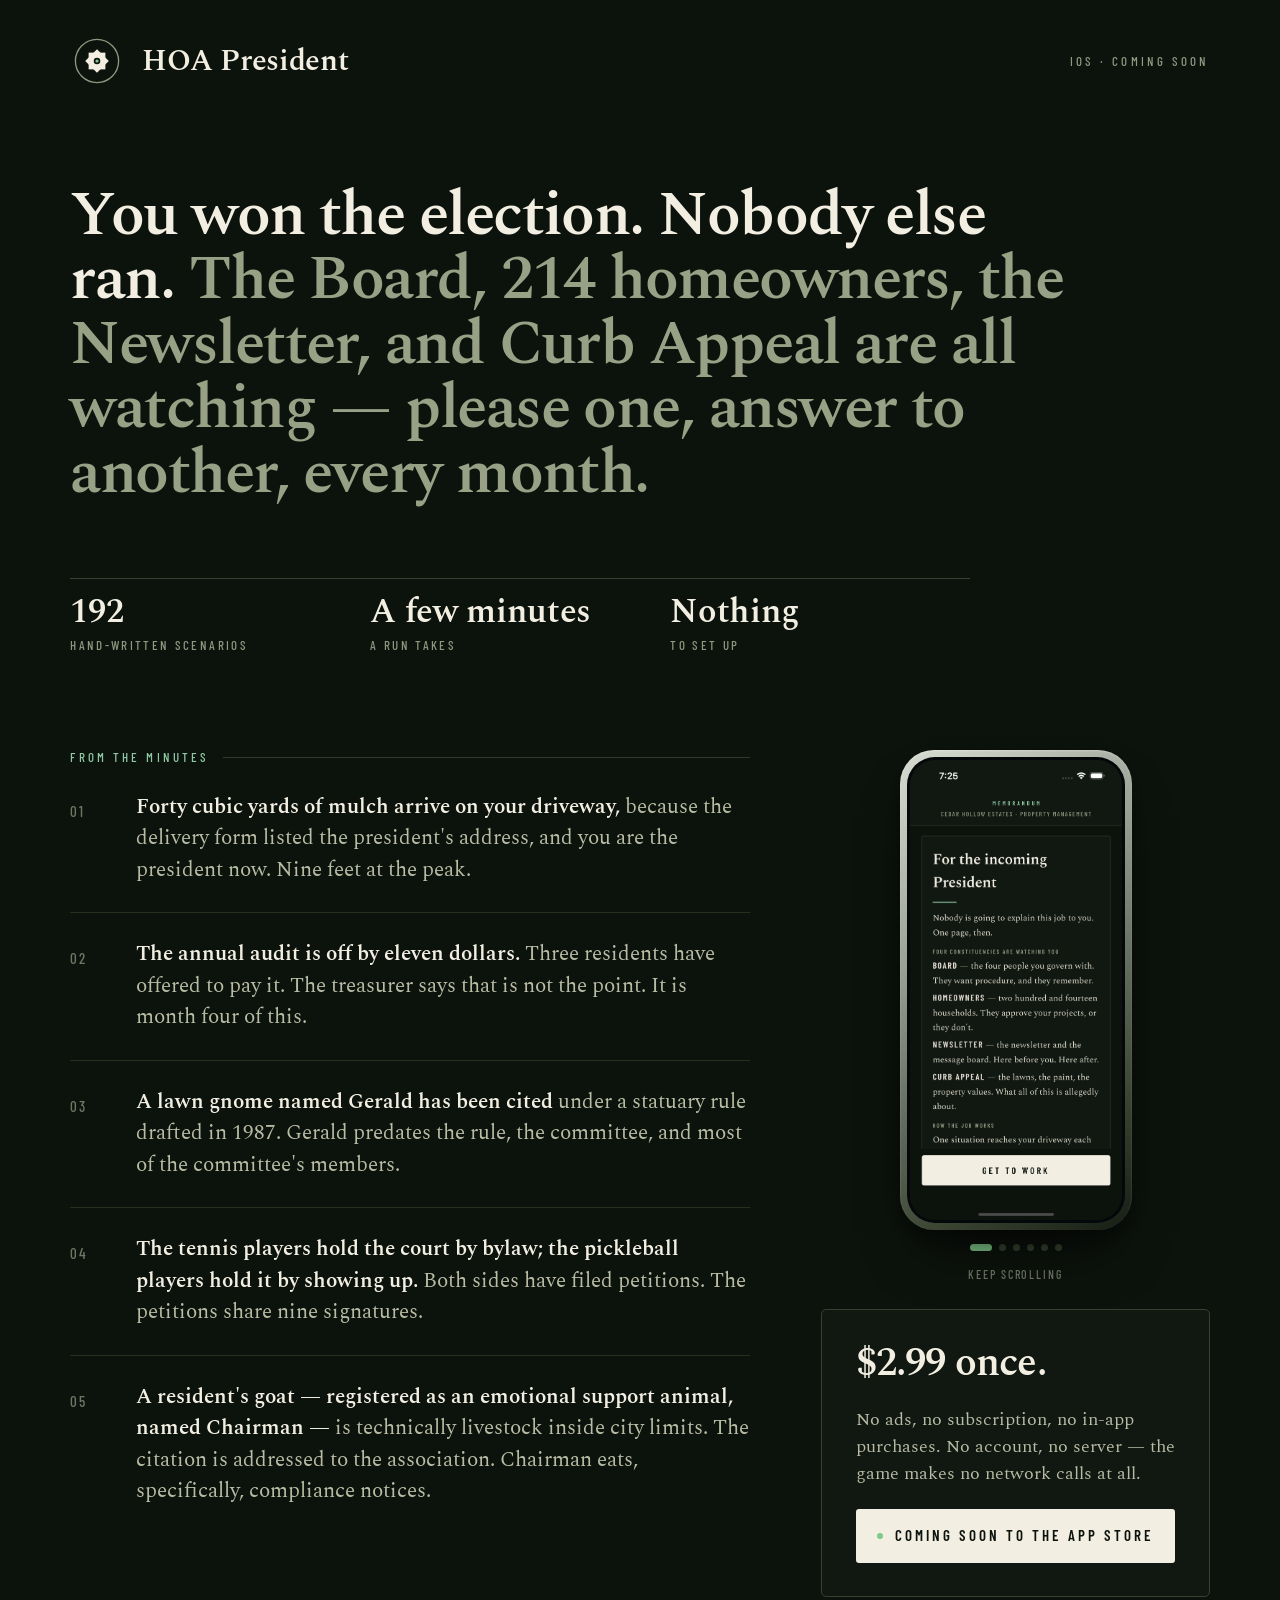
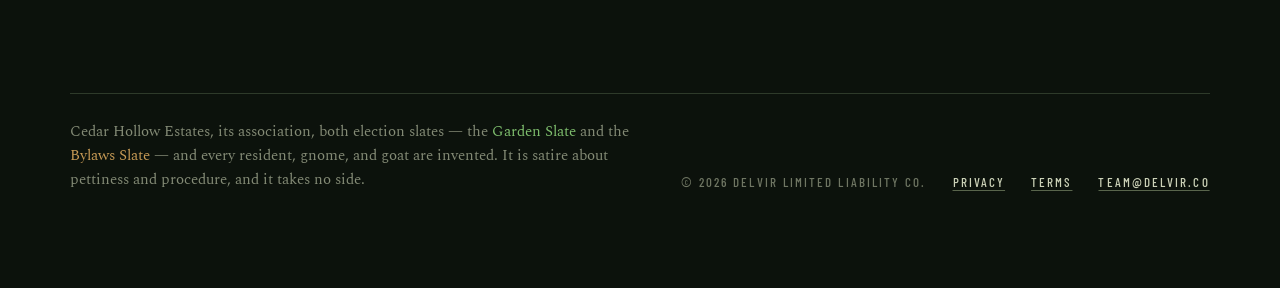
<file: index.html>
<!doctype html>
<html lang="en">
<head>
<meta charset="utf-8">
<meta name="viewport" content="width=device-width, initial-scale=1">
<title>HOA President — a suburban survival card game</title>
<meta name="description" content="You are president of the homeowners association now. The Board, 214 homeowners, the Newsletter, and Curb Appeal are all watching — please one, answer to another, every month. 192 hand-written scenarios. $2.99 once, no ads or subscriptions, no network calls at all. Coming soon to the App Store.">
<meta property="og:title" content="HOA President">
<meta property="og:description" content="You are president of the homeowners association now. The Board, 214 homeowners, the Newsletter, and Curb Appeal are all watching — please one, answer to another, every month. 192 hand-written scenarios.">
<meta property="og:type" content="website">
<meta property="og:url" content="https://hoapresidentgame.com/">
<meta name="theme-color" content="#0C120C">
<link rel="icon" href="/favicon.svg?v=1" type="image/svg+xml">
<link rel="icon" href="/icon-32.png?v=1" sizes="32x32" type="image/png">
<link rel="apple-touch-icon" href="/apple-touch-icon.png?v=1" sizes="180x180">
<link rel="manifest" href="/site.webmanifest">
<link rel="stylesheet" href="/styles.css">
<script src="/app.js" defer></script>
</head>
<body class="lp">

<div class="page">

  <header class="hd">
    <div class="hd-lockup">
      <svg class="mark" viewBox="0 0 200 200" role="img" aria-label="HOA President">
        <circle class="mark-ring" cx="100" cy="100" r="80" fill="none" stroke-width="5"/>
        <g class="mark-rose">
          <rect x="69" y="69" width="62" height="62"/>
          <rect x="69" y="69" width="62" height="62" transform="rotate(45 100 100)"/>
        </g>
        <circle class="mark-hub" cx="100" cy="100" r="12"/>
        <circle class="mark-pip" cx="100" cy="100" r="6"/>
      </svg>
      <span class="wordmark">HOA President</span>
    </div>
    <span class="hd-status">iOS &middot; Coming soon</span>
  </header>

  <section class="hero">
    <h1>You won the election. Nobody else ran. <span class="hero-rest">The Board, 214 homeowners, the Newsletter, and Curb Appeal are all watching &mdash; please one, answer to another, every month.</span></h1>
  </section>

  <section class="stats" aria-label="At a glance">
    <div class="stat">
      <div class="stat-n">192</div>
      <div class="stat-l">hand-written scenarios</div>
    </div>
    <div class="stat">
      <div class="stat-n">A few minutes</div>
      <div class="stat-l">a run takes</div>
    </div>
    <div class="stat">
      <div class="stat-n">Nothing</div>
      <div class="stat-l">to set up</div>
    </div>
  </section>

  <div class="main" id="main">

    <section class="desk" aria-labelledby="desk-eyebrow">
      <div class="eyebrow-row">
        <h2 class="eyebrow" id="desk-eyebrow">From the minutes</h2>
        <span class="eyebrow-rule" aria-hidden="true"></span>
      </div>

      <ol class="quirks">
        <li>
          <span class="q-num" aria-hidden="true">01</span>
          <p><b>Forty cubic yards of mulch arrive on your driveway,</b> because the delivery form listed the president's address, and you are the president now. Nine feet at the peak.</p>
        </li>
        <li>
          <span class="q-num" aria-hidden="true">02</span>
          <p><b>The annual audit is off by eleven dollars.</b> Three residents have offered to pay it. The treasurer says that is not the point. It is month four of this.</p>
        </li>
        <li>
          <span class="q-num" aria-hidden="true">03</span>
          <p><b>A lawn gnome named Gerald has been cited</b> under a statuary rule drafted in 1987. Gerald predates the rule, the committee, and most of the committee's members.</p>
        </li>
        <li>
          <span class="q-num" aria-hidden="true">04</span>
          <p><b>The tennis players hold the court by bylaw; the pickleball players hold it by showing up.</b> Both sides have filed petitions. The petitions share nine signatures.</p>
        </li>
        <li>
          <span class="q-num" aria-hidden="true">05</span>
          <p><b>A resident's goat &mdash; registered as an emotional support animal, named Chairman &mdash;</b> is technically livestock inside city limits. The citation is addressed to the association. Chairman eats, specifically, compliance notices.</p>
        </li>
      </ol>
    </section>

    <aside class="rail" id="rail">

      <div class="device">
        <div class="phone">
          <div class="phone-rim">
            <div class="phone-screen" id="shots">

              <figure class="shot">
                <img src="/screens/1_briefing.png" width="1178" height="2556" decoding="async" fetchpriority="high"
                     alt="A one-page memorandum for the incoming president from Cedar Hollow Estates property management: four constituencies are watching — Board, Homeowners, Newsletter, Curb Appeal — with a GET TO WORK button below.">
              </figure>

              <figure class="shot">
                <img src="/screens/2_card.png" width="1178" height="2556" decoding="async" loading="lazy"
                     alt="A scenario card titled Forty Cubic Yards, from the landscaping contractor at 6:18 p.m.: the association's pre-paid mulch has all arrived at once on your driveway, with the four meters above and choices below.">
              </figure>

              <figure class="shot">
                <img src="/screens/3_result.png" width="1178" height="2556" decoding="async" loading="lazy"
                     alt="The consequence card: forty residents with shovels clear it by noon, and the board notes, in writing, that the doughnut expense was not pre-approved. The meters have moved and Month 2 continues.">
              </figure>

              <figure class="shot">
                <img src="/screens/4_goat.png" width="1178" height="2556" decoding="async" loading="lazy"
                     alt="A card titled The Goat, from the attorney at 10:28 p.m.: the city has cited the association because a resident's goat, registered as an emotional support animal and named Chairman, is technically livestock inside city limits.">
              </figure>

              <figure class="shot">
                <img src="/screens/5_crisis.png" width="1178" height="2556" decoding="async" loading="lazy"
                     alt="Month 28 mid-crisis: Homeowners at 5 is flashing red on the meters, above a card titled The Load-Bearing Resident — one retiree holds every committee, and she is booking a six-week trip.">
              </figure>

              <figure class="shot">
                <img src="/screens/6_bulletin.png" width="1178" height="2556" decoding="async" loading="lazy"
                     alt="The end screen, set as the front page of The Cedar Hollow Bulletin: THE PROXIES CAME IN AGAINST YOU — even the snowbirds voted, from two time zones, early. 840 days in office, fell to the Homeowners, final curb appeal 16 percent.">
              </figure>

            </div>
          </div>
        </div>

        <div class="reel-dots" id="reel-dots" role="tablist" aria-label="Choose a screen"></div>
        <p class="reel-hint" id="reel-hint">Keep scrolling</p>
      </div>

      <div class="price">
        <div class="price-n">$2.99 once.</div>
        <p class="price-copy">No ads, no subscription, no in-app purchases. No account, no server &mdash; the game makes no network calls at all.</p>
        <!-- TODO(App Store): once the App Store Connect record exists, replace
             this pill with a real download link on the same class:
             <a class="pill" href="https://apps.apple.com/app/idXXXXXXXXXX">Download on the App&nbsp;Store</a>
             (href="#" below is the placeholder; the data-note says the same.) -->
        <p class="pill" data-note="App Store URL drops in here after the App Store Connect record is created"><span class="dot" aria-hidden="true"></span><span>Coming soon to the App Store</span></p>
      </div>

    </aside>

  </div>

  <footer class="ft">
    <p class="ft-neutral">Cedar Hollow Estates, its association, both election slates &mdash; the <span class="garden">Garden Slate</span> and the <span class="bylaws">Bylaws Slate</span> &mdash; and every resident, gnome, and goat are invented. It is satire about pettiness and procedure, and it takes no side.</p>
    <div class="ft-meta">
      <span>&copy; 2026 Delvir Limited Liability Co.</span>
      <a href="/privacy">Privacy</a>
      <a href="/terms">Terms</a>
      <a href="mailto:team@delvir.co">team@delvir.co</a>
    </div>
  </footer>

</div>

</body>
</html>
</file>
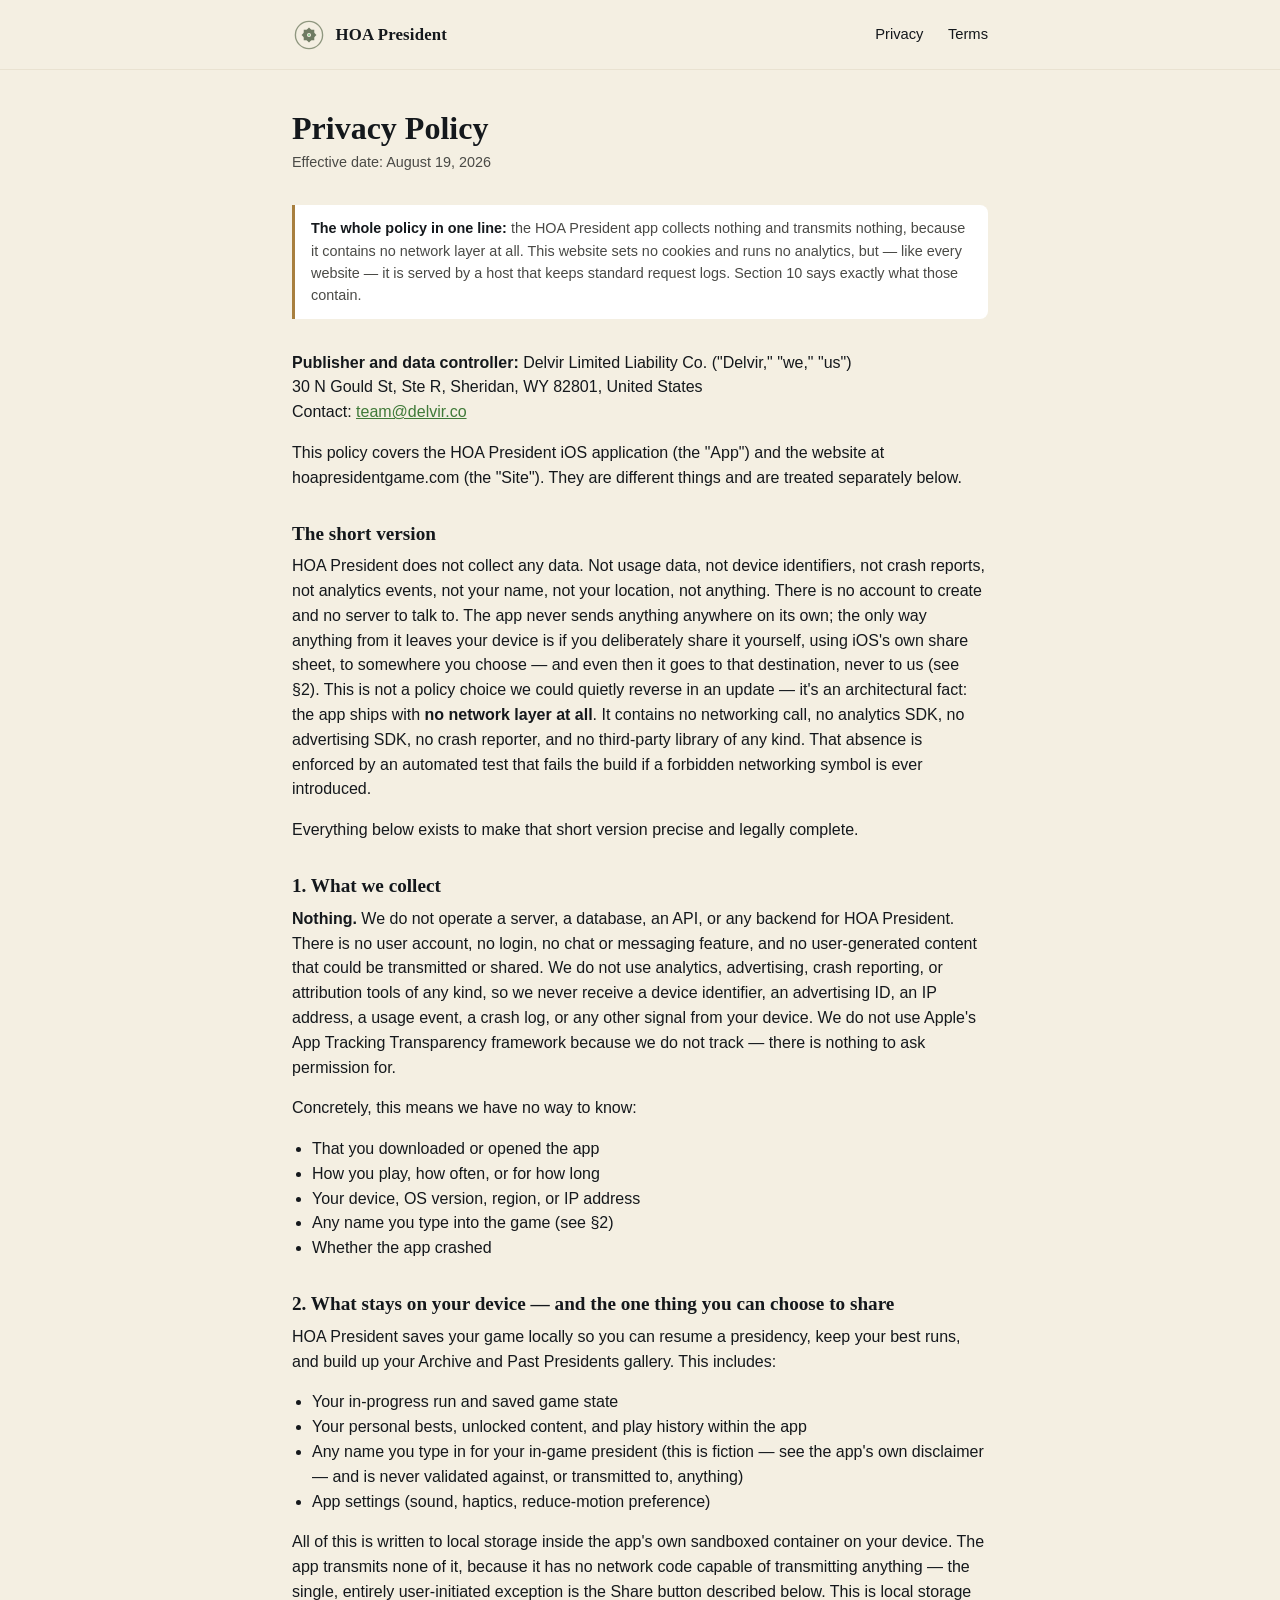
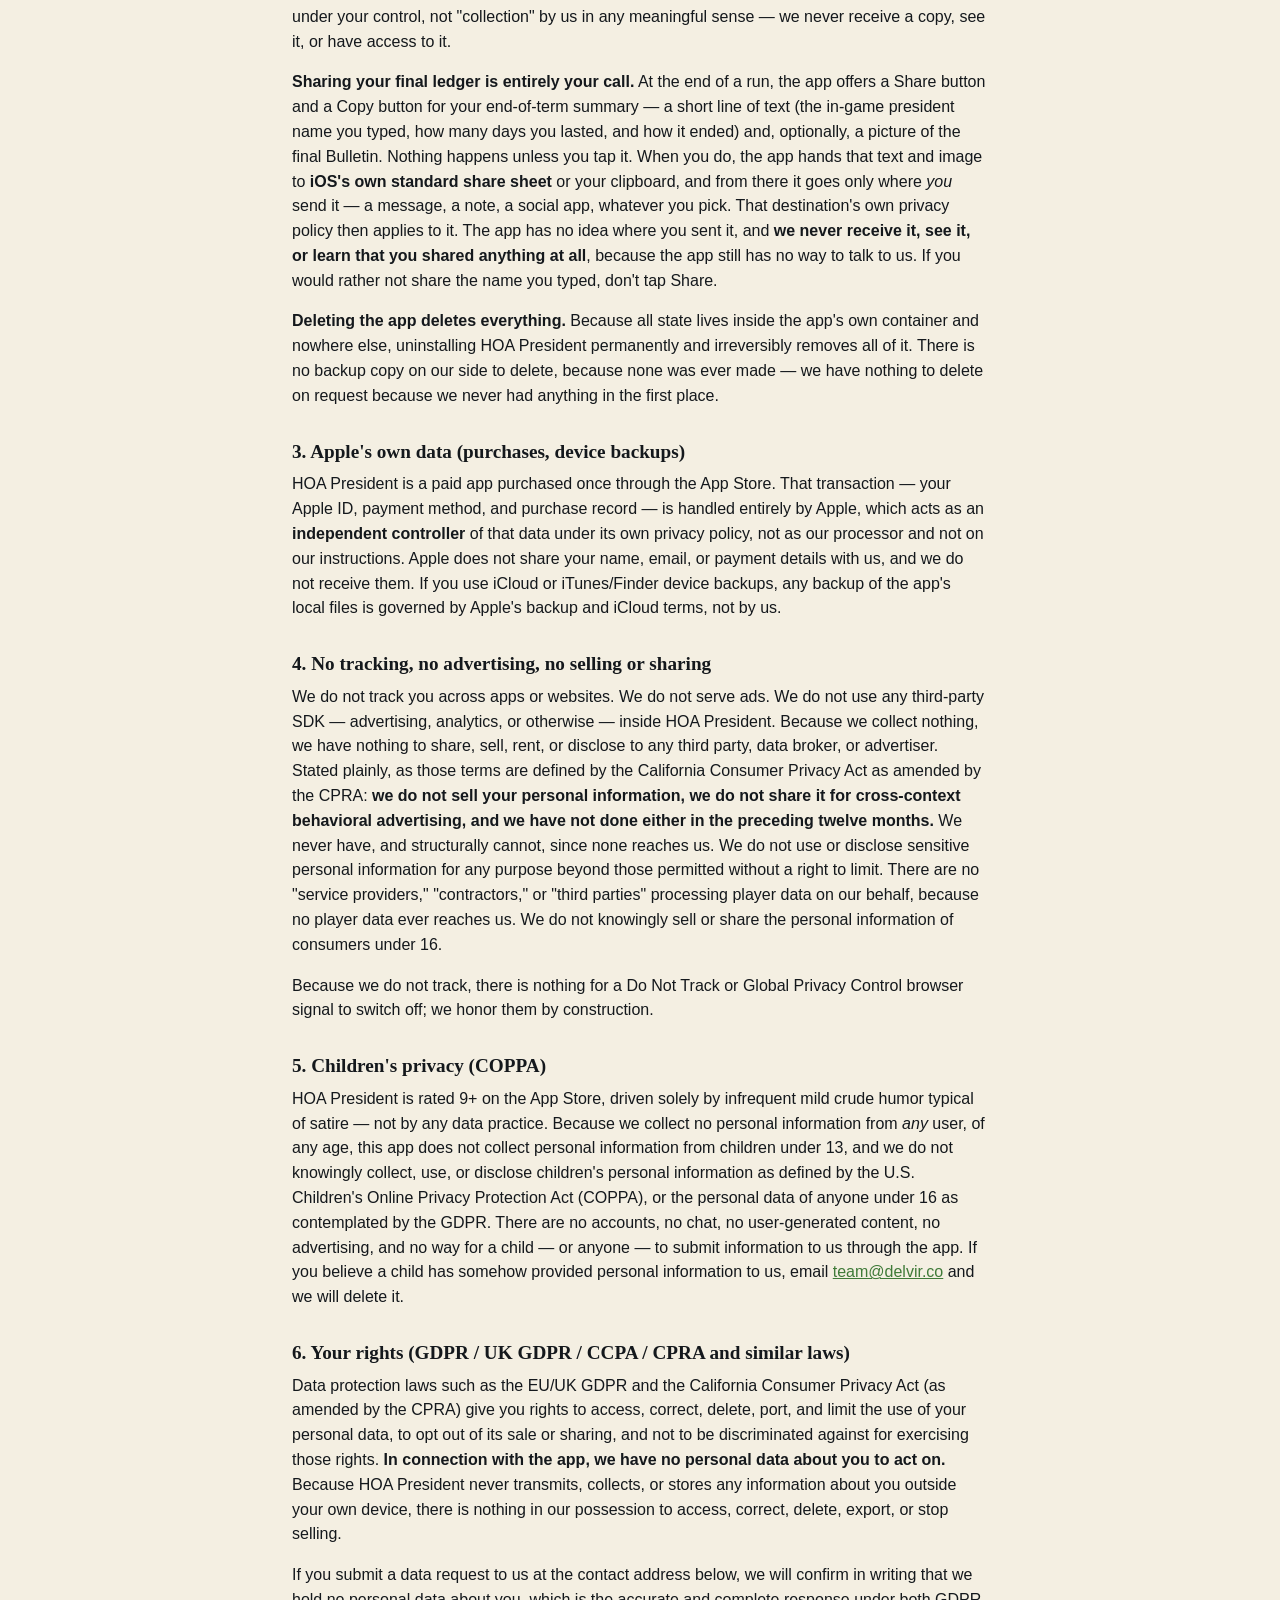
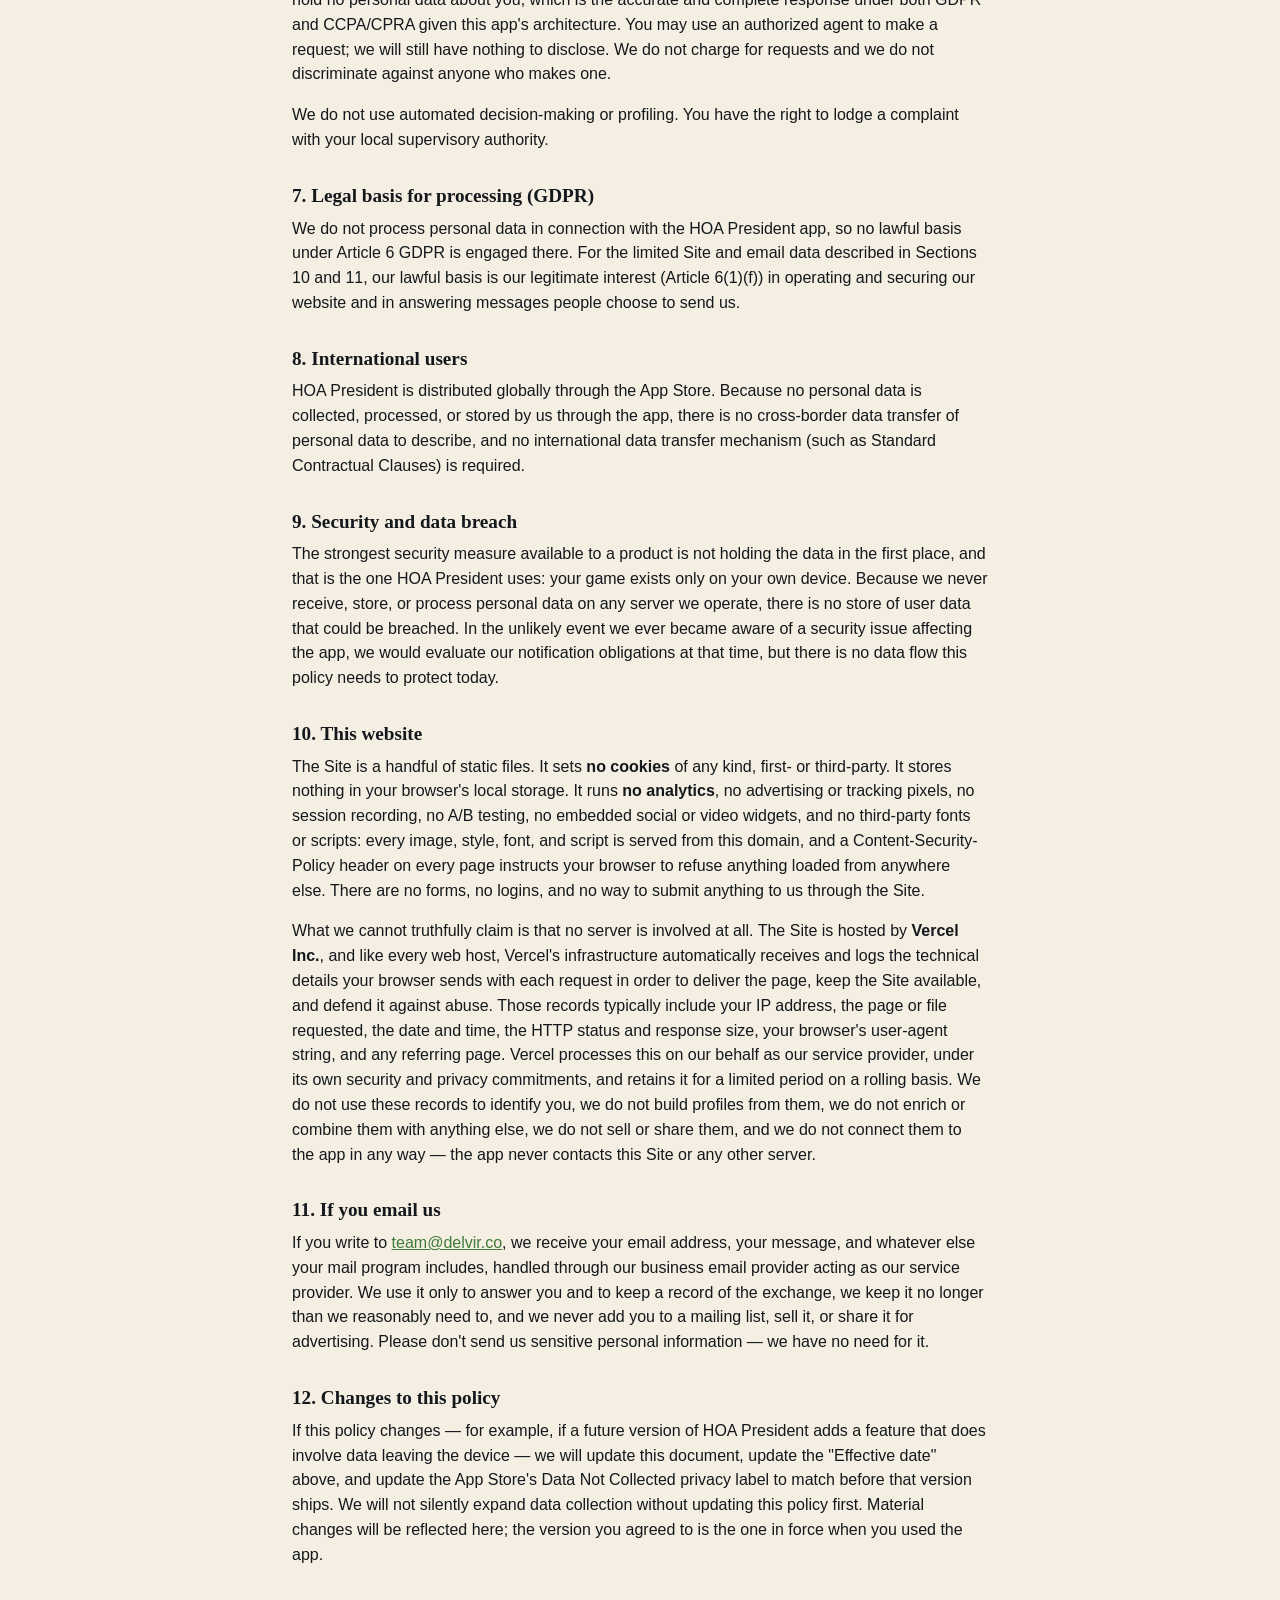
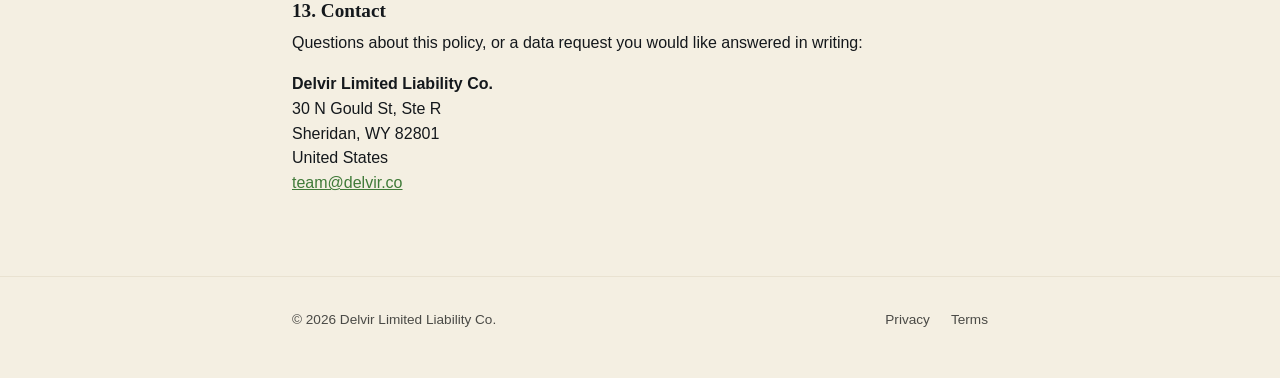
<file: privacy.html>
<!doctype html>
<html lang="en">
<head>
<meta charset="utf-8">
<meta name="viewport" content="width=device-width, initial-scale=1">
<title>Privacy Policy — HOA President</title>
<meta name="description" content="HOA President collects no data. No account, no server, no network calls of any kind — this policy explains exactly what that means, and what this website itself does.">
<meta property="og:title" content="HOA President — Privacy Policy">
<meta property="og:description" content="HOA President collects no data. No account, no server, no network calls of any kind.">
<meta property="og:type" content="website">
<meta property="og:url" content="https://hoapresidentgame.com/privacy">
<meta name="theme-color" content="#f4efe2">
<link rel="icon" href="/favicon.svg?v=1" type="image/svg+xml">
<link rel="icon" href="/icon-32.png?v=1" sizes="32x32" type="image/png">
<link rel="apple-touch-icon" href="/apple-touch-icon.png?v=1" sizes="180x180">
<link rel="manifest" href="/site.webmanifest">
<link rel="stylesheet" href="/styles.css">
</head>
<body class="legal">

<header class="site-header">
  <div class="wrap">
    <a class="brand" href="/">
      <svg class="seal" viewBox="0 0 200 200" role="img" aria-label="HOA President mark">
        <circle cx="100" cy="100" r="80" fill="none" stroke="#8F977F" stroke-width="8"/>
        <g fill="#6F7B63">
          <rect x="69" y="69" width="62" height="62"/>
          <rect x="69" y="69" width="62" height="62" transform="rotate(45 100 100)"/>
        </g>
        <circle cx="100" cy="100" r="12" fill="#F4EFE2"/>
        <circle cx="100" cy="100" r="6" fill="#7FC98B"/>
      </svg>
      <span class="brand-name">HOA President</span>
    </a>
    <nav class="site-nav">
      <a href="/privacy">Privacy</a>
      <a href="/terms">Terms</a>
    </nav>
  </div>
</header>

<main>
  <div class="wrap">
    <h1>Privacy Policy</h1>
    <p class="effective">Effective date: August 19, 2026</p>

    <p class="notice"><strong>The whole policy in one line:</strong> the HOA President app collects nothing and transmits nothing, because it contains no network layer at all. This website sets no cookies and runs no analytics, but — like every website — it is served by a host that keeps standard request logs. Section 10 says exactly what those contain.</p>

    <p><strong>Publisher and data controller:</strong> Delvir Limited Liability Co. ("Delvir," "we," "us")<br>
    30 N Gould St, Ste R, Sheridan, WY 82801, United States<br>
    Contact: <a href="mailto:team@delvir.co">team@delvir.co</a></p>

    <p>This policy covers the HOA President iOS application (the "App") and the website at hoapresidentgame.com (the "Site"). They are different things and are treated separately below.</p>

    <h2>The short version</h2>
    <p>HOA President does not collect any data. Not usage data, not device identifiers, not crash reports, not analytics events, not your name, not your location, not anything. There is no account to create and no server to talk to. The app never sends anything anywhere on its own; the only way anything from it leaves your device is if you deliberately share it yourself, using iOS's own share sheet, to somewhere you choose — and even then it goes to that destination, never to us (see §2). This is not a policy choice we could quietly reverse in an update — it's an architectural fact: the app ships with <strong>no network layer at all</strong>. It contains no networking call, no analytics SDK, no advertising SDK, no crash reporter, and no third-party library of any kind. That absence is enforced by an automated test that fails the build if a forbidden networking symbol is ever introduced.</p>
    <p>Everything below exists to make that short version precise and legally complete.</p>

    <h2>1. What we collect</h2>
    <p><strong>Nothing.</strong> We do not operate a server, a database, an API, or any backend for HOA President. There is no user account, no login, no chat or messaging feature, and no user-generated content that could be transmitted or shared. We do not use analytics, advertising, crash reporting, or attribution tools of any kind, so we never receive a device identifier, an advertising ID, an IP address, a usage event, a crash log, or any other signal from your device. We do not use Apple's App Tracking Transparency framework because we do not track — there is nothing to ask permission for.</p>
    <p>Concretely, this means we have no way to know:</p>
    <ul>
      <li>That you downloaded or opened the app</li>
      <li>How you play, how often, or for how long</li>
      <li>Your device, OS version, region, or IP address</li>
      <li>Any name you type into the game (see §2)</li>
      <li>Whether the app crashed</li>
    </ul>

    <h2>2. What stays on your device — and the one thing you can choose to share</h2>
    <p>HOA President saves your game locally so you can resume a presidency, keep your best runs, and build up your Archive and Past Presidents gallery. This includes:</p>
    <ul>
      <li>Your in-progress run and saved game state</li>
      <li>Your personal bests, unlocked content, and play history within the app</li>
      <li>Any name you type in for your in-game president (this is fiction — see the app's own disclaimer — and is never validated against, or transmitted to, anything)</li>
      <li>App settings (sound, haptics, reduce-motion preference)</li>
    </ul>
    <p>All of this is written to local storage inside the app's own sandboxed container on your device. The app transmits none of it, because it has no network code capable of transmitting anything — the single, entirely user-initiated exception is the Share button described below. This is local storage under your control, not "collection" by us in any meaningful sense — we never receive a copy, see it, or have access to it.</p>
    <p><strong>Sharing your final ledger is entirely your call.</strong> At the end of a run, the app offers a Share button and a Copy button for your end-of-term summary — a short line of text (the in-game president name you typed, how many days you lasted, and how it ended) and, optionally, a picture of the final Bulletin. Nothing happens unless you tap it. When you do, the app hands that text and image to <strong>iOS's own standard share sheet</strong> or your clipboard, and from there it goes only where <em>you</em> send it — a message, a note, a social app, whatever you pick. That destination's own privacy policy then applies to it. The app has no idea where you sent it, and <strong>we never receive it, see it, or learn that you shared anything at all</strong>, because the app still has no way to talk to us. If you would rather not share the name you typed, don't tap Share.</p>
    <p><strong>Deleting the app deletes everything.</strong> Because all state lives inside the app's own container and nowhere else, uninstalling HOA President permanently and irreversibly removes all of it. There is no backup copy on our side to delete, because none was ever made — we have nothing to delete on request because we never had anything in the first place.</p>

    <h2>3. Apple's own data (purchases, device backups)</h2>
    <p>HOA President is a paid app purchased once through the App Store. That transaction — your Apple ID, payment method, and purchase record — is handled entirely by Apple, which acts as an <strong>independent controller</strong> of that data under its own privacy policy, not as our processor and not on our instructions. Apple does not share your name, email, or payment details with us, and we do not receive them. If you use iCloud or iTunes/Finder device backups, any backup of the app's local files is governed by Apple's backup and iCloud terms, not by us.</p>

    <h2>4. No tracking, no advertising, no selling or sharing</h2>
    <p>We do not track you across apps or websites. We do not serve ads. We do not use any third-party SDK — advertising, analytics, or otherwise — inside HOA President. Because we collect nothing, we have nothing to share, sell, rent, or disclose to any third party, data broker, or advertiser. Stated plainly, as those terms are defined by the California Consumer Privacy Act as amended by the CPRA: <strong>we do not sell your personal information, we do not share it for cross-context behavioral advertising, and we have not done either in the preceding twelve months.</strong> We never have, and structurally cannot, since none reaches us. We do not use or disclose sensitive personal information for any purpose beyond those permitted without a right to limit. There are no "service providers," "contractors," or "third parties" processing player data on our behalf, because no player data ever reaches us. We do not knowingly sell or share the personal information of consumers under 16.</p>
    <p>Because we do not track, there is nothing for a Do Not Track or Global Privacy Control browser signal to switch off; we honor them by construction.</p>

    <h2>5. Children's privacy (COPPA)</h2>
    <p>HOA President is rated 9+ on the App Store, driven solely by infrequent mild crude humor typical of satire — not by any data practice. Because we collect no personal information from <em>any</em> user, of any age, this app does not collect personal information from children under 13, and we do not knowingly collect, use, or disclose children's personal information as defined by the U.S. Children's Online Privacy Protection Act (COPPA), or the personal data of anyone under 16 as contemplated by the GDPR. There are no accounts, no chat, no user-generated content, no advertising, and no way for a child — or anyone — to submit information to us through the app. If you believe a child has somehow provided personal information to us, email <a href="mailto:team@delvir.co">team@delvir.co</a> and we will delete it.</p>

    <h2>6. Your rights (GDPR / UK GDPR / CCPA / CPRA and similar laws)</h2>
    <p>Data protection laws such as the EU/UK GDPR and the California Consumer Privacy Act (as amended by the CPRA) give you rights to access, correct, delete, port, and limit the use of your personal data, to opt out of its sale or sharing, and not to be discriminated against for exercising those rights. <strong>In connection with the app, we have no personal data about you to act on.</strong> Because HOA President never transmits, collects, or stores any information about you outside your own device, there is nothing in our possession to access, correct, delete, export, or stop selling.</p>
    <p>If you submit a data request to us at the contact address below, we will confirm in writing that we hold no personal data about you, which is the accurate and complete response under both GDPR and CCPA/CPRA given this app's architecture. You may use an authorized agent to make a request; we will still have nothing to disclose. We do not charge for requests and we do not discriminate against anyone who makes one.</p>
    <p>We do not use automated decision-making or profiling. You have the right to lodge a complaint with your local supervisory authority.</p>

    <h2>7. Legal basis for processing (GDPR)</h2>
    <p>We do not process personal data in connection with the HOA President app, so no lawful basis under Article 6 GDPR is engaged there. For the limited Site and email data described in Sections 10 and 11, our lawful basis is our legitimate interest (Article 6(1)(f)) in operating and securing our website and in answering messages people choose to send us.</p>

    <h2>8. International users</h2>
    <p>HOA President is distributed globally through the App Store. Because no personal data is collected, processed, or stored by us through the app, there is no cross-border data transfer of personal data to describe, and no international data transfer mechanism (such as Standard Contractual Clauses) is required.</p>

    <h2>9. Security and data breach</h2>
    <p>The strongest security measure available to a product is not holding the data in the first place, and that is the one HOA President uses: your game exists only on your own device. Because we never receive, store, or process personal data on any server we operate, there is no store of user data that could be breached. In the unlikely event we ever became aware of a security issue affecting the app, we would evaluate our notification obligations at that time, but there is no data flow this policy needs to protect today.</p>

    <h2>10. This website</h2>
    <p>The Site is a handful of static files. It sets <strong>no cookies</strong> of any kind, first- or third-party. It stores nothing in your browser's local storage. It runs <strong>no analytics</strong>, no advertising or tracking pixels, no session recording, no A/B testing, no embedded social or video widgets, and no third-party fonts or scripts: every image, style, font, and script is served from this domain, and a Content-Security-Policy header on every page instructs your browser to refuse anything loaded from anywhere else. There are no forms, no logins, and no way to submit anything to us through the Site.</p>
    <p>What we cannot truthfully claim is that no server is involved at all. The Site is hosted by <strong>Vercel Inc.</strong>, and like every web host, Vercel's infrastructure automatically receives and logs the technical details your browser sends with each request in order to deliver the page, keep the Site available, and defend it against abuse. Those records typically include your IP address, the page or file requested, the date and time, the HTTP status and response size, your browser's user-agent string, and any referring page. Vercel processes this on our behalf as our service provider, under its own security and privacy commitments, and retains it for a limited period on a rolling basis. We do not use these records to identify you, we do not build profiles from them, we do not enrich or combine them with anything else, we do not sell or share them, and we do not connect them to the app in any way — the app never contacts this Site or any other server.</p>

    <h2>11. If you email us</h2>
    <p>If you write to <a href="mailto:team@delvir.co">team@delvir.co</a>, we receive your email address, your message, and whatever else your mail program includes, handled through our business email provider acting as our service provider. We use it only to answer you and to keep a record of the exchange, we keep it no longer than we reasonably need to, and we never add you to a mailing list, sell it, or share it for advertising. Please don't send us sensitive personal information — we have no need for it.</p>

    <h2>12. Changes to this policy</h2>
    <p>If this policy changes — for example, if a future version of HOA President adds a feature that does involve data leaving the device — we will update this document, update the "Effective date" above, and update the App Store's Data Not Collected privacy label to match before that version ships. We will not silently expand data collection without updating this policy first. Material changes will be reflected here; the version you agreed to is the one in force when you used the app.</p>

    <h2>13. Contact</h2>
    <p>Questions about this policy, or a data request you would like answered in writing:</p>
    <p><strong>Delvir Limited Liability Co.</strong><br>
    30 N Gould St, Ste R<br>
    Sheridan, WY 82801<br>
    United States<br>
    <a href="mailto:team@delvir.co">team@delvir.co</a></p>
  </div>
</main>

<footer class="site-footer">
  <div class="wrap">
    <span>© 2026 Delvir Limited Liability Co.</span>
    <nav>
      <a href="/privacy">Privacy</a>
      <a href="/terms">Terms</a>
    </nav>
  </div>
</footer>

</body>
</html>
</file>
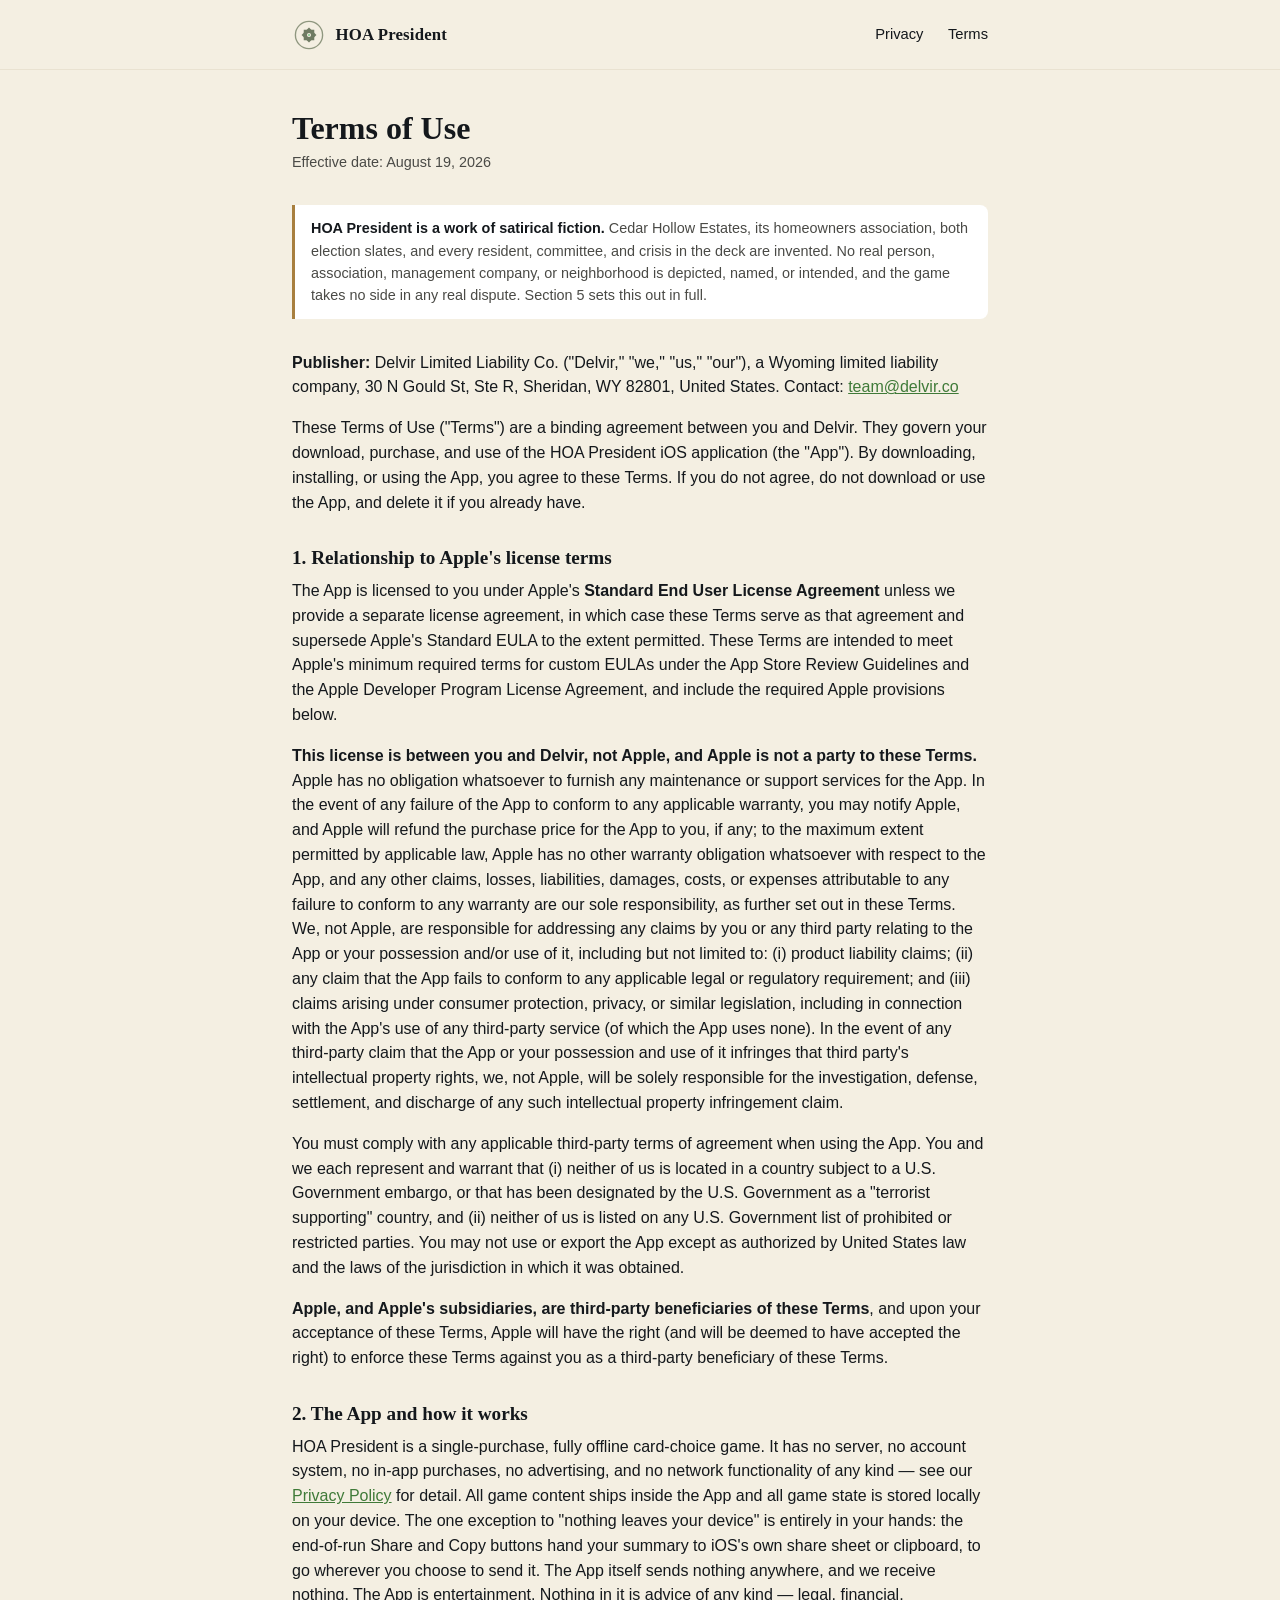
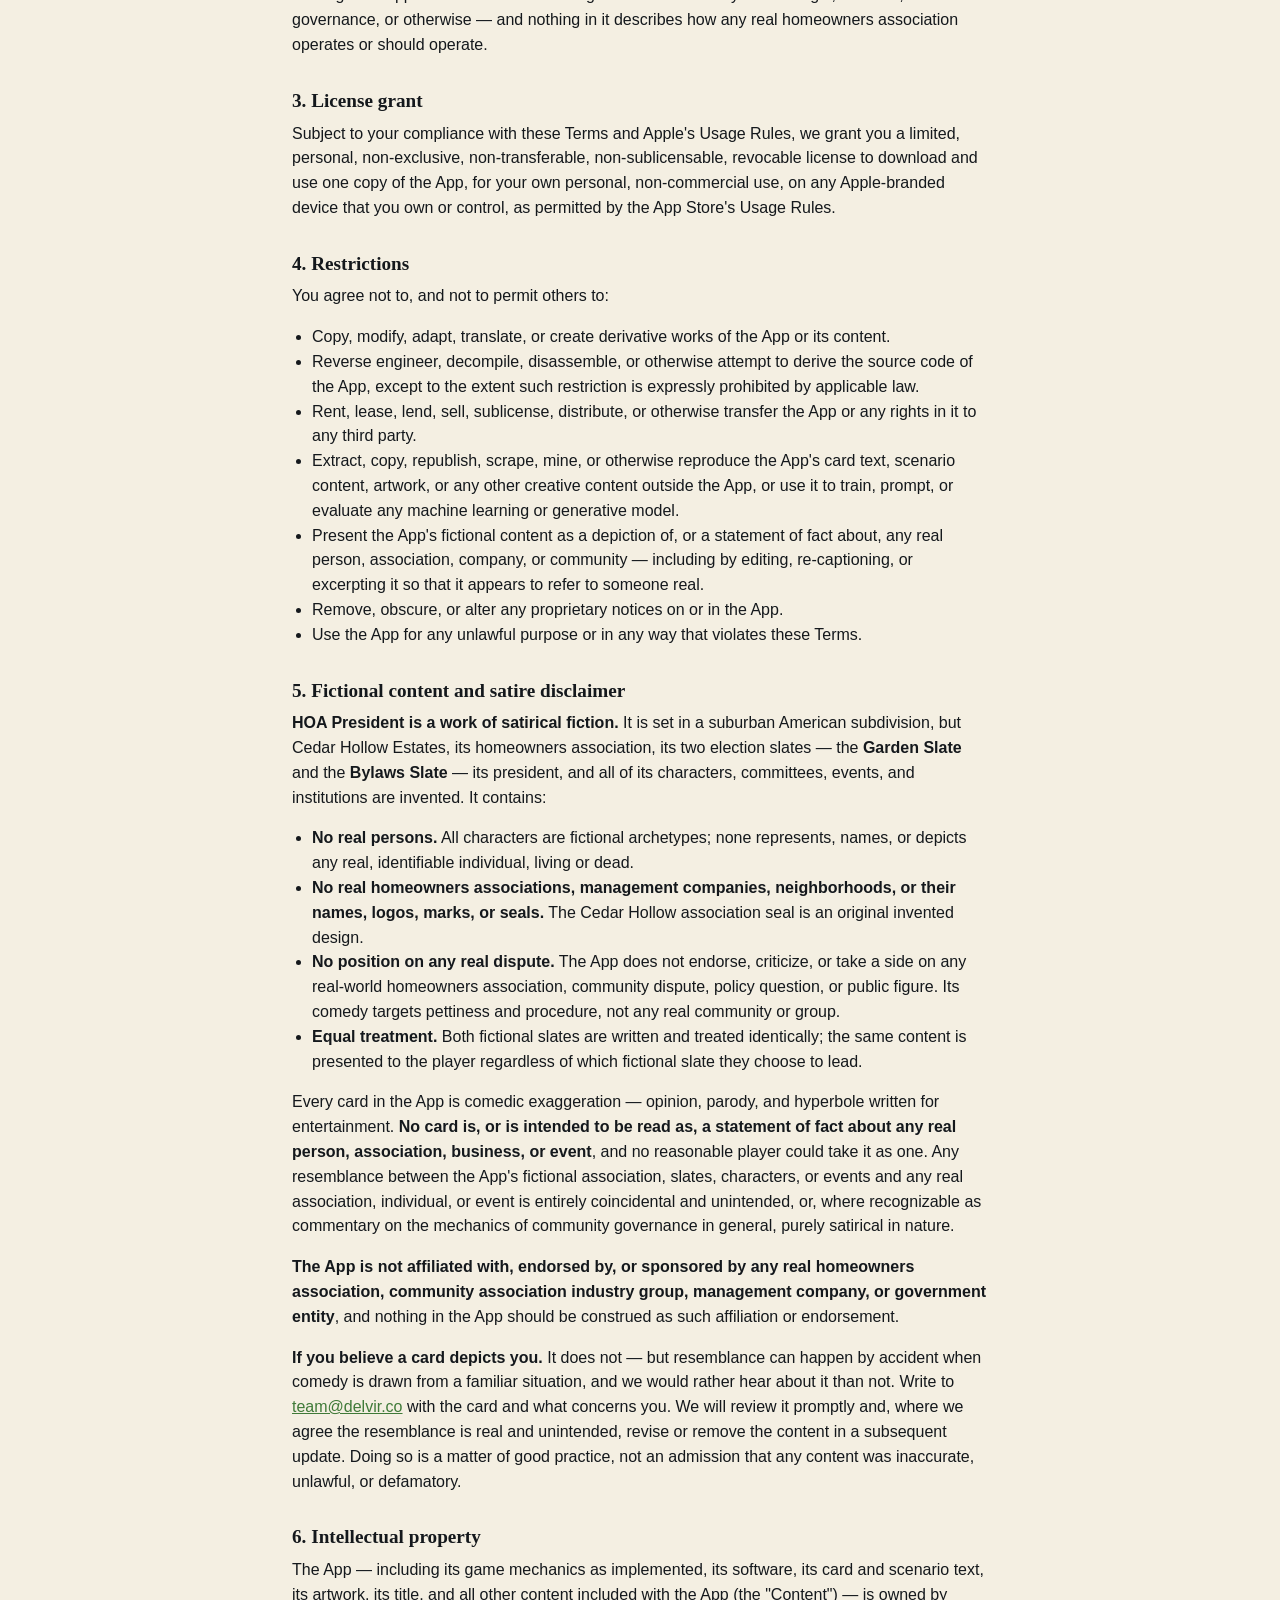
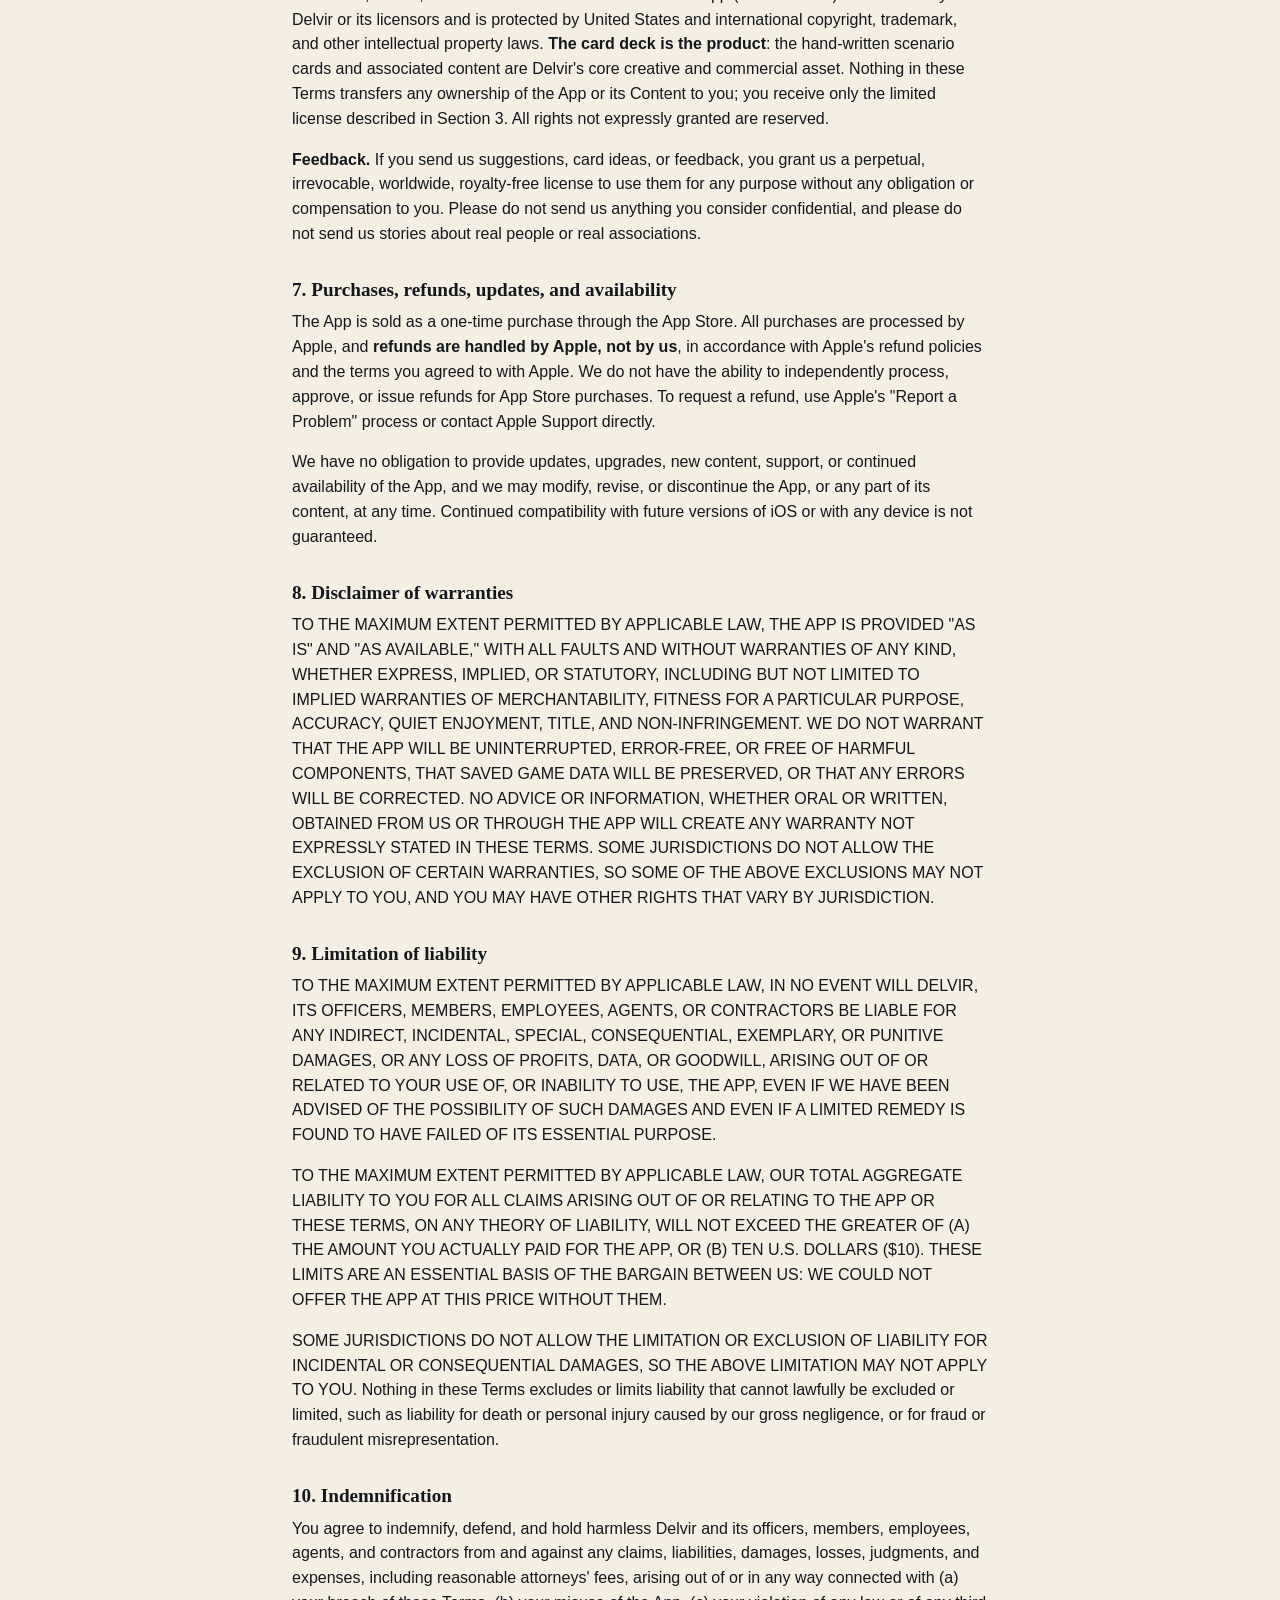
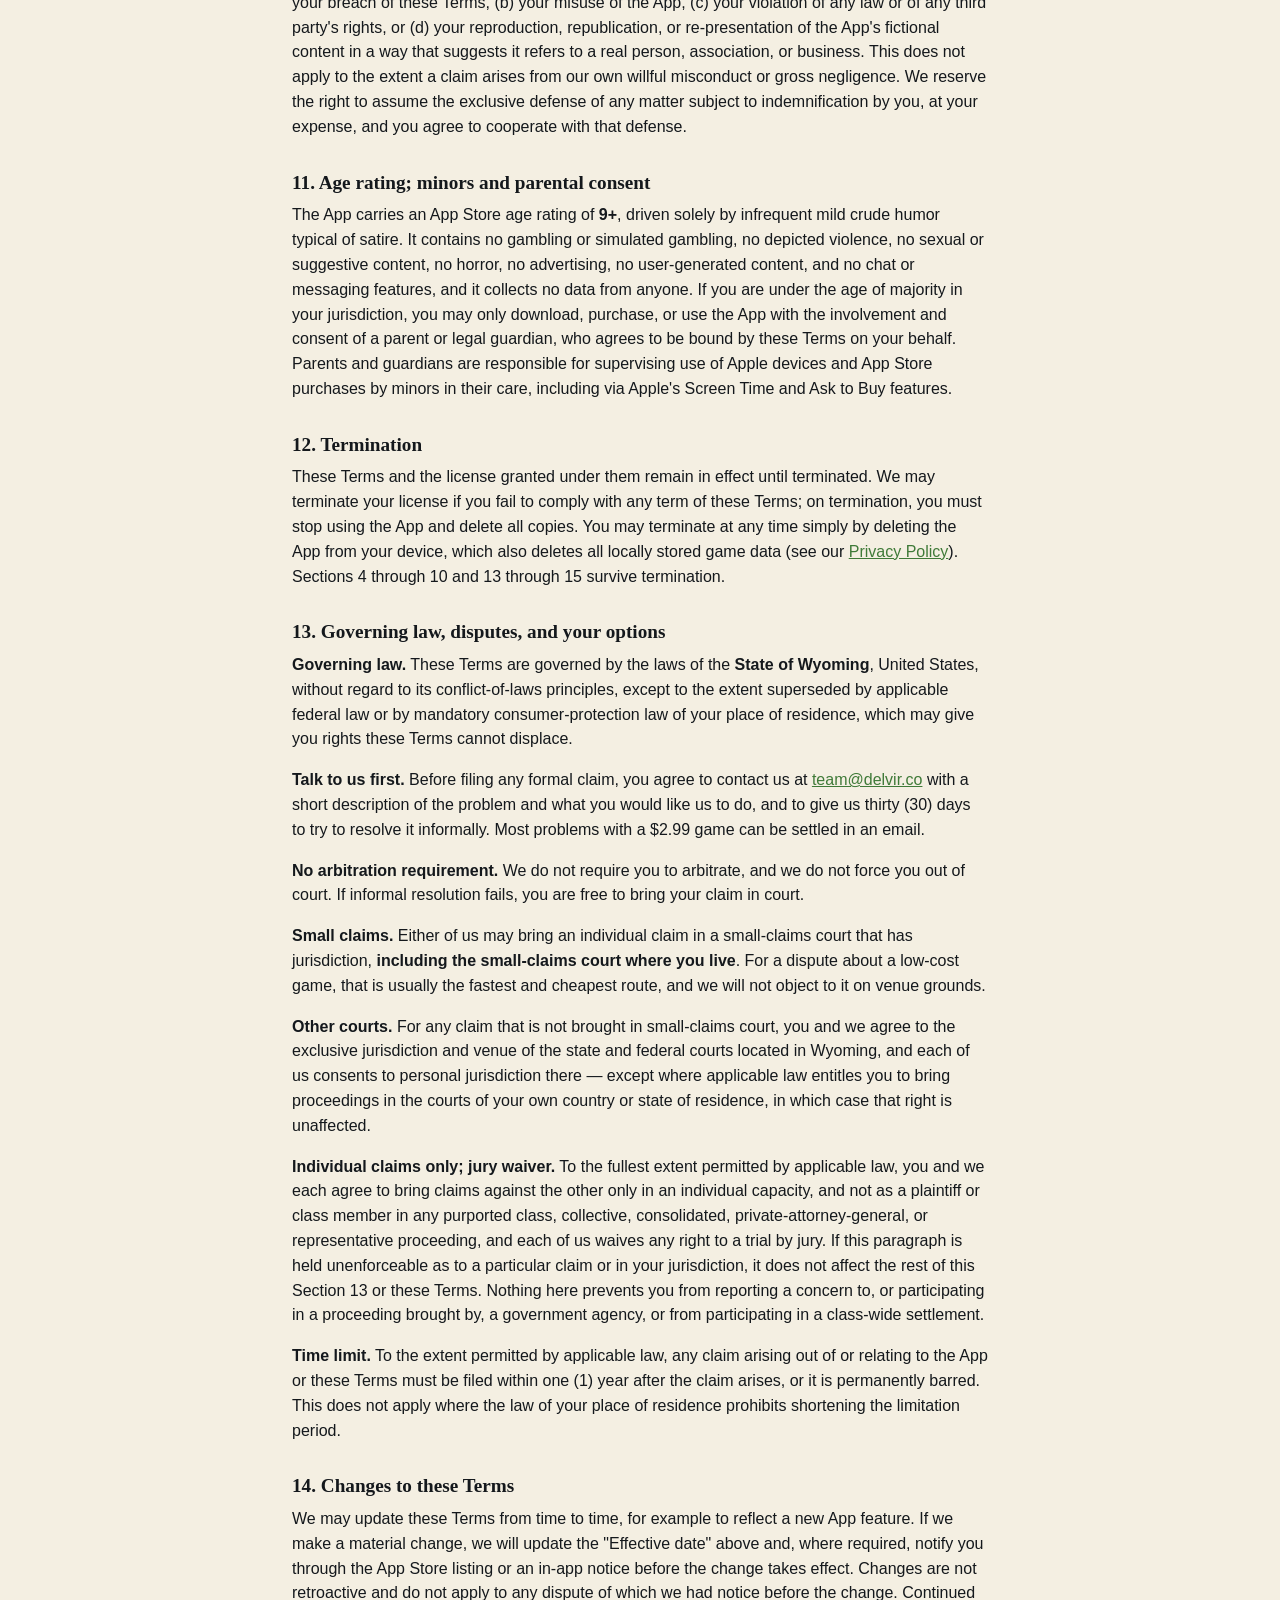
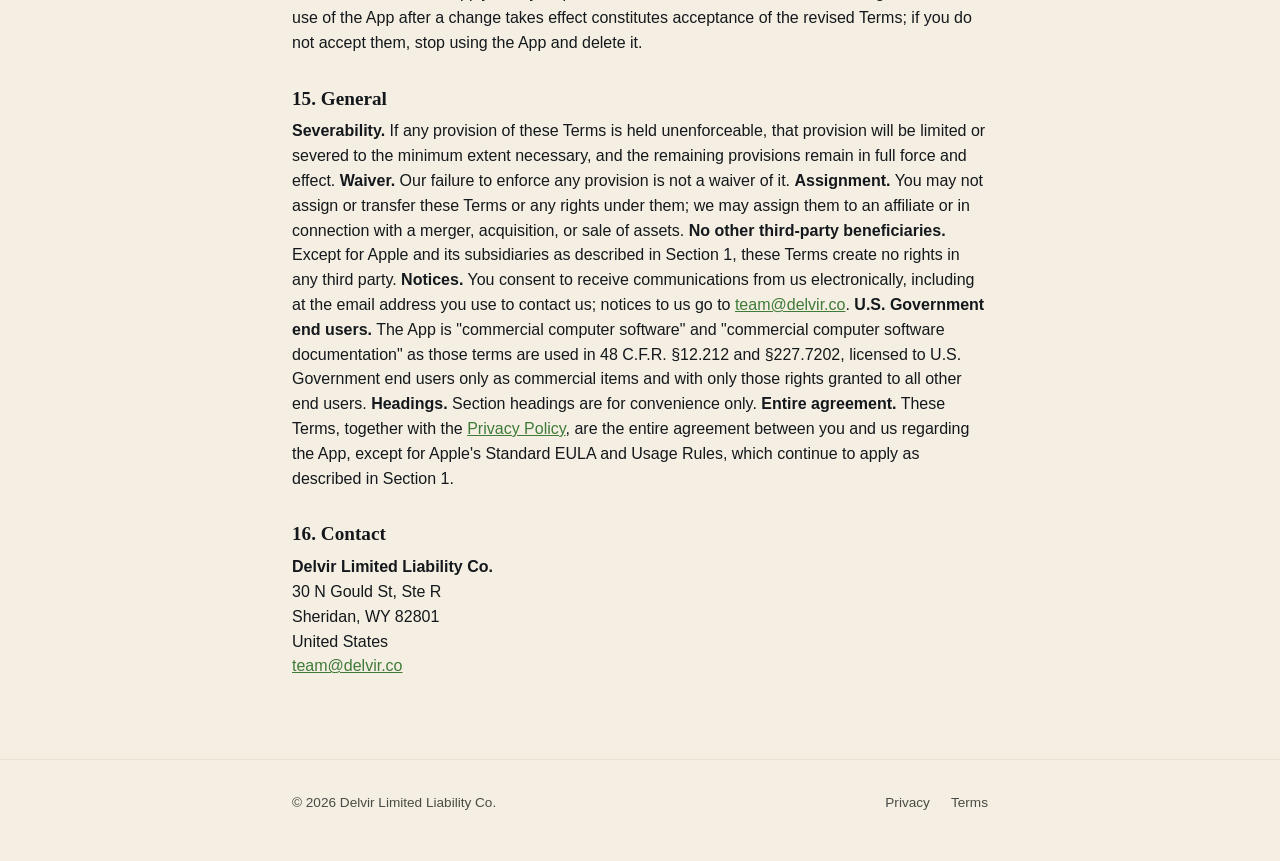
<file: terms.html>
<!doctype html>
<html lang="en">
<head>
<meta charset="utf-8">
<meta name="viewport" content="width=device-width, initial-scale=1">
<title>Terms of Use — HOA President</title>
<meta name="description" content="Terms of Use for HOA President, a work of suburban satirical fiction. Cedar Hollow Estates, both slates, and every resident are invented. No real associations, no real people, no side taken.">
<meta property="og:title" content="HOA President — Terms of Use">
<meta property="og:description" content="Terms of Use for HOA President, a work of suburban satirical fiction set in an invented subdivision.">
<meta property="og:type" content="website">
<meta property="og:url" content="https://hoapresidentgame.com/terms">
<meta name="theme-color" content="#f4efe2">
<link rel="icon" href="/favicon.svg?v=1" type="image/svg+xml">
<link rel="icon" href="/icon-32.png?v=1" sizes="32x32" type="image/png">
<link rel="apple-touch-icon" href="/apple-touch-icon.png?v=1" sizes="180x180">
<link rel="manifest" href="/site.webmanifest">
<link rel="stylesheet" href="/styles.css">
</head>
<body class="legal">

<header class="site-header">
  <div class="wrap">
    <a class="brand" href="/">
      <svg class="seal" viewBox="0 0 200 200" role="img" aria-label="HOA President mark">
        <circle cx="100" cy="100" r="80" fill="none" stroke="#8F977F" stroke-width="8"/>
        <g fill="#6F7B63">
          <rect x="69" y="69" width="62" height="62"/>
          <rect x="69" y="69" width="62" height="62" transform="rotate(45 100 100)"/>
        </g>
        <circle cx="100" cy="100" r="12" fill="#F4EFE2"/>
        <circle cx="100" cy="100" r="6" fill="#7FC98B"/>
      </svg>
      <span class="brand-name">HOA President</span>
    </a>
    <nav class="site-nav">
      <a href="/privacy">Privacy</a>
      <a href="/terms">Terms</a>
    </nav>
  </div>
</header>

<main>
  <div class="wrap">
    <h1>Terms of Use</h1>
    <p class="effective">Effective date: August 19, 2026</p>

    <p class="notice"><strong>HOA President is a work of satirical fiction.</strong> Cedar Hollow Estates, its homeowners association, both election slates, and every resident, committee, and crisis in the deck are invented. No real person, association, management company, or neighborhood is depicted, named, or intended, and the game takes no side in any real dispute. Section 5 sets this out in full.</p>

    <p><strong>Publisher:</strong> Delvir Limited Liability Co. ("Delvir," "we," "us," "our"), a Wyoming limited liability company, 30 N Gould St, Ste R, Sheridan, WY 82801, United States. Contact: <a href="mailto:team@delvir.co">team@delvir.co</a></p>

    <p>These Terms of Use ("Terms") are a binding agreement between you and Delvir. They govern your download, purchase, and use of the HOA President iOS application (the "App"). By downloading, installing, or using the App, you agree to these Terms. If you do not agree, do not download or use the App, and delete it if you already have.</p>

    <h2>1. Relationship to Apple's license terms</h2>
    <p>The App is licensed to you under Apple's <strong>Standard End User License Agreement</strong> unless we provide a separate license agreement, in which case these Terms serve as that agreement and supersede Apple's Standard EULA to the extent permitted. These Terms are intended to meet Apple's minimum required terms for custom EULAs under the App Store Review Guidelines and the Apple Developer Program License Agreement, and include the required Apple provisions below.</p>
    <p><strong>This license is between you and Delvir, not Apple, and Apple is not a party to these Terms.</strong> Apple has no obligation whatsoever to furnish any maintenance or support services for the App. In the event of any failure of the App to conform to any applicable warranty, you may notify Apple, and Apple will refund the purchase price for the App to you, if any; to the maximum extent permitted by applicable law, Apple has no other warranty obligation whatsoever with respect to the App, and any other claims, losses, liabilities, damages, costs, or expenses attributable to any failure to conform to any warranty are our sole responsibility, as further set out in these Terms. We, not Apple, are responsible for addressing any claims by you or any third party relating to the App or your possession and/or use of it, including but not limited to: (i) product liability claims; (ii) any claim that the App fails to conform to any applicable legal or regulatory requirement; and (iii) claims arising under consumer protection, privacy, or similar legislation, including in connection with the App's use of any third-party service (of which the App uses none). In the event of any third-party claim that the App or your possession and use of it infringes that third party's intellectual property rights, we, not Apple, will be solely responsible for the investigation, defense, settlement, and discharge of any such intellectual property infringement claim.</p>
    <p>You must comply with any applicable third-party terms of agreement when using the App. You and we each represent and warrant that (i) neither of us is located in a country subject to a U.S. Government embargo, or that has been designated by the U.S. Government as a "terrorist supporting" country, and (ii) neither of us is listed on any U.S. Government list of prohibited or restricted parties. You may not use or export the App except as authorized by United States law and the laws of the jurisdiction in which it was obtained.</p>
    <p><strong>Apple, and Apple's subsidiaries, are third-party beneficiaries of these Terms</strong>, and upon your acceptance of these Terms, Apple will have the right (and will be deemed to have accepted the right) to enforce these Terms against you as a third-party beneficiary of these Terms.</p>

    <h2>2. The App and how it works</h2>
    <p>HOA President is a single-purchase, fully offline card-choice game. It has no server, no account system, no in-app purchases, no advertising, and no network functionality of any kind — see our <a href="/privacy">Privacy Policy</a> for detail. All game content ships inside the App and all game state is stored locally on your device. The one exception to "nothing leaves your device" is entirely in your hands: the end-of-run Share and Copy buttons hand your summary to iOS's own share sheet or clipboard, to go wherever you choose to send it. The App itself sends nothing anywhere, and we receive nothing. The App is entertainment. Nothing in it is advice of any kind — legal, financial, governance, or otherwise — and nothing in it describes how any real homeowners association operates or should operate.</p>

    <h2>3. License grant</h2>
    <p>Subject to your compliance with these Terms and Apple's Usage Rules, we grant you a limited, personal, non-exclusive, non-transferable, non-sublicensable, revocable license to download and use one copy of the App, for your own personal, non-commercial use, on any Apple-branded device that you own or control, as permitted by the App Store's Usage Rules.</p>

    <h2>4. Restrictions</h2>
    <p>You agree not to, and not to permit others to:</p>
    <ul>
      <li>Copy, modify, adapt, translate, or create derivative works of the App or its content.</li>
      <li>Reverse engineer, decompile, disassemble, or otherwise attempt to derive the source code of the App, except to the extent such restriction is expressly prohibited by applicable law.</li>
      <li>Rent, lease, lend, sell, sublicense, distribute, or otherwise transfer the App or any rights in it to any third party.</li>
      <li>Extract, copy, republish, scrape, mine, or otherwise reproduce the App's card text, scenario content, artwork, or any other creative content outside the App, or use it to train, prompt, or evaluate any machine learning or generative model.</li>
      <li>Present the App's fictional content as a depiction of, or a statement of fact about, any real person, association, company, or community — including by editing, re-captioning, or excerpting it so that it appears to refer to someone real.</li>
      <li>Remove, obscure, or alter any proprietary notices on or in the App.</li>
      <li>Use the App for any unlawful purpose or in any way that violates these Terms.</li>
    </ul>

    <h2>5. Fictional content and satire disclaimer</h2>
    <p><strong>HOA President is a work of satirical fiction.</strong> It is set in a suburban American subdivision, but Cedar Hollow Estates, its homeowners association, its two election slates — the <strong>Garden Slate</strong> and the <strong>Bylaws Slate</strong> — its president, and all of its characters, committees, events, and institutions are invented. It contains:</p>
    <ul>
      <li><strong>No real persons.</strong> All characters are fictional archetypes; none represents, names, or depicts any real, identifiable individual, living or dead.</li>
      <li><strong>No real homeowners associations, management companies, neighborhoods, or their names, logos, marks, or seals.</strong> The Cedar Hollow association seal is an original invented design.</li>
      <li><strong>No position on any real dispute.</strong> The App does not endorse, criticize, or take a side on any real-world homeowners association, community dispute, policy question, or public figure. Its comedy targets pettiness and procedure, not any real community or group.</li>
      <li><strong>Equal treatment.</strong> Both fictional slates are written and treated identically; the same content is presented to the player regardless of which fictional slate they choose to lead.</li>
    </ul>
    <p>Every card in the App is comedic exaggeration — opinion, parody, and hyperbole written for entertainment. <strong>No card is, or is intended to be read as, a statement of fact about any real person, association, business, or event</strong>, and no reasonable player could take it as one. Any resemblance between the App's fictional association, slates, characters, or events and any real association, individual, or event is entirely coincidental and unintended, or, where recognizable as commentary on the mechanics of community governance in general, purely satirical in nature.</p>
    <p><strong>The App is not affiliated with, endorsed by, or sponsored by any real homeowners association, community association industry group, management company, or government entity</strong>, and nothing in the App should be construed as such affiliation or endorsement.</p>
    <p><strong>If you believe a card depicts you.</strong> It does not — but resemblance can happen by accident when comedy is drawn from a familiar situation, and we would rather hear about it than not. Write to <a href="mailto:team@delvir.co">team@delvir.co</a> with the card and what concerns you. We will review it promptly and, where we agree the resemblance is real and unintended, revise or remove the content in a subsequent update. Doing so is a matter of good practice, not an admission that any content was inaccurate, unlawful, or defamatory.</p>

    <h2>6. Intellectual property</h2>
    <p>The App — including its game mechanics as implemented, its software, its card and scenario text, its artwork, its title, and all other content included with the App (the "Content") — is owned by Delvir or its licensors and is protected by United States and international copyright, trademark, and other intellectual property laws. <strong>The card deck is the product</strong>: the hand-written scenario cards and associated content are Delvir's core creative and commercial asset. Nothing in these Terms transfers any ownership of the App or its Content to you; you receive only the limited license described in Section 3. All rights not expressly granted are reserved.</p>
    <p><strong>Feedback.</strong> If you send us suggestions, card ideas, or feedback, you grant us a perpetual, irrevocable, worldwide, royalty-free license to use them for any purpose without any obligation or compensation to you. Please do not send us anything you consider confidential, and please do not send us stories about real people or real associations.</p>

    <h2>7. Purchases, refunds, updates, and availability</h2>
    <p>The App is sold as a one-time purchase through the App Store. All purchases are processed by Apple, and <strong>refunds are handled by Apple, not by us</strong>, in accordance with Apple's refund policies and the terms you agreed to with Apple. We do not have the ability to independently process, approve, or issue refunds for App Store purchases. To request a refund, use Apple's "Report a Problem" process or contact Apple Support directly.</p>
    <p>We have no obligation to provide updates, upgrades, new content, support, or continued availability of the App, and we may modify, revise, or discontinue the App, or any part of its content, at any time. Continued compatibility with future versions of iOS or with any device is not guaranteed.</p>

    <h2>8. Disclaimer of warranties</h2>
    <p>TO THE MAXIMUM EXTENT PERMITTED BY APPLICABLE LAW, THE APP IS PROVIDED "AS IS" AND "AS AVAILABLE," WITH ALL FAULTS AND WITHOUT WARRANTIES OF ANY KIND, WHETHER EXPRESS, IMPLIED, OR STATUTORY, INCLUDING BUT NOT LIMITED TO IMPLIED WARRANTIES OF MERCHANTABILITY, FITNESS FOR A PARTICULAR PURPOSE, ACCURACY, QUIET ENJOYMENT, TITLE, AND NON-INFRINGEMENT. WE DO NOT WARRANT THAT THE APP WILL BE UNINTERRUPTED, ERROR-FREE, OR FREE OF HARMFUL COMPONENTS, THAT SAVED GAME DATA WILL BE PRESERVED, OR THAT ANY ERRORS WILL BE CORRECTED. NO ADVICE OR INFORMATION, WHETHER ORAL OR WRITTEN, OBTAINED FROM US OR THROUGH THE APP WILL CREATE ANY WARRANTY NOT EXPRESSLY STATED IN THESE TERMS. SOME JURISDICTIONS DO NOT ALLOW THE EXCLUSION OF CERTAIN WARRANTIES, SO SOME OF THE ABOVE EXCLUSIONS MAY NOT APPLY TO YOU, AND YOU MAY HAVE OTHER RIGHTS THAT VARY BY JURISDICTION.</p>

    <h2>9. Limitation of liability</h2>
    <p>TO THE MAXIMUM EXTENT PERMITTED BY APPLICABLE LAW, IN NO EVENT WILL DELVIR, ITS OFFICERS, MEMBERS, EMPLOYEES, AGENTS, OR CONTRACTORS BE LIABLE FOR ANY INDIRECT, INCIDENTAL, SPECIAL, CONSEQUENTIAL, EXEMPLARY, OR PUNITIVE DAMAGES, OR ANY LOSS OF PROFITS, DATA, OR GOODWILL, ARISING OUT OF OR RELATED TO YOUR USE OF, OR INABILITY TO USE, THE APP, EVEN IF WE HAVE BEEN ADVISED OF THE POSSIBILITY OF SUCH DAMAGES AND EVEN IF A LIMITED REMEDY IS FOUND TO HAVE FAILED OF ITS ESSENTIAL PURPOSE.</p>
    <p>TO THE MAXIMUM EXTENT PERMITTED BY APPLICABLE LAW, OUR TOTAL AGGREGATE LIABILITY TO YOU FOR ALL CLAIMS ARISING OUT OF OR RELATING TO THE APP OR THESE TERMS, ON ANY THEORY OF LIABILITY, WILL NOT EXCEED THE GREATER OF (A) THE AMOUNT YOU ACTUALLY PAID FOR THE APP, OR (B) TEN U.S. DOLLARS ($10). THESE LIMITS ARE AN ESSENTIAL BASIS OF THE BARGAIN BETWEEN US: WE COULD NOT OFFER THE APP AT THIS PRICE WITHOUT THEM.</p>
    <p>SOME JURISDICTIONS DO NOT ALLOW THE LIMITATION OR EXCLUSION OF LIABILITY FOR INCIDENTAL OR CONSEQUENTIAL DAMAGES, SO THE ABOVE LIMITATION MAY NOT APPLY TO YOU. Nothing in these Terms excludes or limits liability that cannot lawfully be excluded or limited, such as liability for death or personal injury caused by our gross negligence, or for fraud or fraudulent misrepresentation.</p>

    <h2>10. Indemnification</h2>
    <p>You agree to indemnify, defend, and hold harmless Delvir and its officers, members, employees, agents, and contractors from and against any claims, liabilities, damages, losses, judgments, and expenses, including reasonable attorneys' fees, arising out of or in any way connected with (a) your breach of these Terms, (b) your misuse of the App, (c) your violation of any law or of any third party's rights, or (d) your reproduction, republication, or re-presentation of the App's fictional content in a way that suggests it refers to a real person, association, or business. This does not apply to the extent a claim arises from our own willful misconduct or gross negligence. We reserve the right to assume the exclusive defense of any matter subject to indemnification by you, at your expense, and you agree to cooperate with that defense.</p>

    <h2>11. Age rating; minors and parental consent</h2>
    <p>The App carries an App Store age rating of <strong>9+</strong>, driven solely by infrequent mild crude humor typical of satire. It contains no gambling or simulated gambling, no depicted violence, no sexual or suggestive content, no horror, no advertising, no user-generated content, and no chat or messaging features, and it collects no data from anyone. If you are under the age of majority in your jurisdiction, you may only download, purchase, or use the App with the involvement and consent of a parent or legal guardian, who agrees to be bound by these Terms on your behalf. Parents and guardians are responsible for supervising use of Apple devices and App Store purchases by minors in their care, including via Apple's Screen Time and Ask to Buy features.</p>

    <h2>12. Termination</h2>
    <p>These Terms and the license granted under them remain in effect until terminated. We may terminate your license if you fail to comply with any term of these Terms; on termination, you must stop using the App and delete all copies. You may terminate at any time simply by deleting the App from your device, which also deletes all locally stored game data (see our <a href="/privacy">Privacy Policy</a>). Sections 4 through 10 and 13 through 15 survive termination.</p>

    <h2>13. Governing law, disputes, and your options</h2>
    <p><strong>Governing law.</strong> These Terms are governed by the laws of the <strong>State of Wyoming</strong>, United States, without regard to its conflict-of-laws principles, except to the extent superseded by applicable federal law or by mandatory consumer-protection law of your place of residence, which may give you rights these Terms cannot displace.</p>
    <p><strong>Talk to us first.</strong> Before filing any formal claim, you agree to contact us at <a href="mailto:team@delvir.co">team@delvir.co</a> with a short description of the problem and what you would like us to do, and to give us thirty (30) days to try to resolve it informally. Most problems with a $2.99 game can be settled in an email.</p>
    <p><strong>No arbitration requirement.</strong> We do not require you to arbitrate, and we do not force you out of court. If informal resolution fails, you are free to bring your claim in court.</p>
    <p><strong>Small claims.</strong> Either of us may bring an individual claim in a small-claims court that has jurisdiction, <strong>including the small-claims court where you live</strong>. For a dispute about a low-cost game, that is usually the fastest and cheapest route, and we will not object to it on venue grounds.</p>
    <p><strong>Other courts.</strong> For any claim that is not brought in small-claims court, you and we agree to the exclusive jurisdiction and venue of the state and federal courts located in Wyoming, and each of us consents to personal jurisdiction there — except where applicable law entitles you to bring proceedings in the courts of your own country or state of residence, in which case that right is unaffected.</p>
    <p><strong>Individual claims only; jury waiver.</strong> To the fullest extent permitted by applicable law, you and we each agree to bring claims against the other only in an individual capacity, and not as a plaintiff or class member in any purported class, collective, consolidated, private-attorney-general, or representative proceeding, and each of us waives any right to a trial by jury. If this paragraph is held unenforceable as to a particular claim or in your jurisdiction, it does not affect the rest of this Section 13 or these Terms. Nothing here prevents you from reporting a concern to, or participating in a proceeding brought by, a government agency, or from participating in a class-wide settlement.</p>
    <p><strong>Time limit.</strong> To the extent permitted by applicable law, any claim arising out of or relating to the App or these Terms must be filed within one (1) year after the claim arises, or it is permanently barred. This does not apply where the law of your place of residence prohibits shortening the limitation period.</p>

    <h2>14. Changes to these Terms</h2>
    <p>We may update these Terms from time to time, for example to reflect a new App feature. If we make a material change, we will update the "Effective date" above and, where required, notify you through the App Store listing or an in-app notice before the change takes effect. Changes are not retroactive and do not apply to any dispute of which we had notice before the change. Continued use of the App after a change takes effect constitutes acceptance of the revised Terms; if you do not accept them, stop using the App and delete it.</p>

    <h2>15. General</h2>
    <p><strong>Severability.</strong> If any provision of these Terms is held unenforceable, that provision will be limited or severed to the minimum extent necessary, and the remaining provisions remain in full force and effect. <strong>Waiver.</strong> Our failure to enforce any provision is not a waiver of it. <strong>Assignment.</strong> You may not assign or transfer these Terms or any rights under them; we may assign them to an affiliate or in connection with a merger, acquisition, or sale of assets. <strong>No other third-party beneficiaries.</strong> Except for Apple and its subsidiaries as described in Section 1, these Terms create no rights in any third party. <strong>Notices.</strong> You consent to receive communications from us electronically, including at the email address you use to contact us; notices to us go to <a href="mailto:team@delvir.co">team@delvir.co</a>. <strong>U.S. Government end users.</strong> The App is "commercial computer software" and "commercial computer software documentation" as those terms are used in 48 C.F.R. §12.212 and §227.7202, licensed to U.S. Government end users only as commercial items and with only those rights granted to all other end users. <strong>Headings.</strong> Section headings are for convenience only. <strong>Entire agreement.</strong> These Terms, together with the <a href="/privacy">Privacy Policy</a>, are the entire agreement between you and us regarding the App, except for Apple's Standard EULA and Usage Rules, which continue to apply as described in Section 1.</p>

    <h2>16. Contact</h2>
    <p><strong>Delvir Limited Liability Co.</strong><br>
    30 N Gould St, Ste R<br>
    Sheridan, WY 82801<br>
    United States<br>
    <a href="mailto:team@delvir.co">team@delvir.co</a></p>
  </div>
</main>

<footer class="site-footer">
  <div class="wrap">
    <span>© 2026 Delvir Limited Liability Co.</span>
    <nav>
      <a href="/privacy">Privacy</a>
      <a href="/terms">Terms</a>
    </nav>
  </div>
</footer>

</body>
</html>
</file>
<file: styles.css>
/* Self-hosted type. No Google Fonts link anywhere: the site's CSP is
   `font-src 'self'` and `style-src 'self'`, so both the stylesheet request
   and the font files have to come from this origin. Licences ship next to
   the files (fonts/OFL-*.txt). */

@font-face {
  font-family: "Spectral";
  src: url("/fonts/Spectral-Regular.ttf") format("truetype");
  font-weight: 400;
  font-style: normal;
  font-display: swap;
}

@font-face {
  font-family: "Spectral";
  src: url("/fonts/Spectral-Italic.ttf") format("truetype");
  font-weight: 400;
  font-style: italic;
  font-display: swap;
}

@font-face {
  font-family: "Spectral";
  src: url("/fonts/Spectral-SemiBold.ttf") format("truetype");
  font-weight: 600;
  font-style: normal;
  font-display: swap;
}

@font-face {
  font-family: "Barlow Condensed";
  src: url("/fonts/BarlowCondensed-Medium.ttf") format("truetype");
  font-weight: 500;
  font-style: normal;
  font-display: swap;
}

@font-face {
  font-family: "Barlow Condensed";
  src: url("/fonts/BarlowCondensed-SemiBold.ttf") format("truetype");
  font-weight: 600;
  font-style: normal;
  font-display: swap;
}

/* HOA President — marketing site.

   Three sections, in order:
     1. shared base — parchment tokens and chrome the LEGAL pages run on
        (the joke of the app's end screen is that everything becomes a
        photocopied newsletter, so cream paper suits the paperwork pages).
        The landing page overrides all of it under `body.lp`.
     2. LANDING PAGE — "dusk over the subdivision": the app's own dark
        spruce ground, cream type, suburban pastel accents. Every token is
        lifted from the app's Palette.swift so site and app match.
     3. LEGAL PAGES — privacy.html / terms.html. */

:root {
  --ink: #14181c;
  --parchment: #f4efe2;
  --oxide: #e9e2d1;
  --garden: #3f7a38;
  --bylaws: #a87f3e;
  --max-w: 46rem;

  color-scheme: light;
  --bg: var(--parchment);
  --fg: var(--ink);
  --card-bg: #ffffff;
  --rule: var(--oxide);
  --muted: #4a4a46;
}

@media (prefers-color-scheme: dark) {
  :root {
    color-scheme: dark;
    --bg: #0c120c;
    --fg: var(--parchment);
    --card-bg: #18211a;
    --rule: #2e3a2a;
    --muted: #b6b9a4;
  }
}

* {
  box-sizing: border-box;
}

html {
  -webkit-text-size-adjust: 100%;
}

body {
  margin: 0;
  background: var(--bg);
  color: var(--fg);
  font-family: -apple-system, BlinkMacSystemFont, "Segoe UI", Roboto, Helvetica, Arial, sans-serif;
  line-height: 1.55;
  overflow-x: hidden;
}

h1, h2, h3, .display {
  font-family: ui-serif, Georgia, "Times New Roman", serif;
  font-weight: 700;
  line-height: 1.15;
  margin: 0 0 0.5em;
}

p {
  margin: 0 0 1em;
}

a {
  color: var(--garden);
}

@media (prefers-color-scheme: dark) {
  a { color: #8fd497; }
}

.eyebrow {
  font-size: 0.72rem;
  letter-spacing: 0.14em;
  text-transform: uppercase;
  font-weight: 600;
  color: var(--muted);
}

.wrap {
  max-width: var(--max-w);
  margin: 0 auto;
  padding: 0 1.25rem;
}

.wrap--wide {
  max-width: 60rem;
}

/* ==================================================================
   LANDING PAGE (index.html, body.lp)

   The app's own appearance: a very dark spruce green (a lawn after the
   streetlights come on, not neutral black), warm cream type, suburban
   pastel accents. The phone lives in the sticky right rail above the
   price card and pages through the app's real screens as the left
   column scrolls past it.

   Colour sources (HOAPresident/DesignSystem/Palette.swift):
     ground #0C120C · panel #111812 · surface #18211A · track #293429
     hairlines #2E3A2A / #35422F · cream #F2EFE2 · body #DEDCCB
     secondary #8F977F · tertiary #848B76 · faint #6F7663
     mint (category chrome) #8FC9A4 · periwinkle (selection) #A3B2E4
     lawn #7FC98B · garden slate #7FBF6E · bylaws slate #C79A55
   ================================================================== */

body.lp {
  --lp-ground: #0c120c;
  --lp-card: #111812;
  --lp-hair-24: #26301f;   /* quirk row borders */
  --lp-hair-soft: #2e3a2a; /* eyebrow rule, footer rule */
  --lp-hair: #35422f;      /* stat rules, price-card border */

  --lp-text: #f2efe2;
  --lp-hero-muted: #98a186;
  --lp-body-muted: #b9bca4;
  --lp-list-num: #6f7663;

  --lp-label: #8f977f;
  --lp-label-dim: #848b76;
  --lp-label-dimmer: #6f7663;

  --lp-ring: #8f977f;
  --lp-rose: #f2efe2;
  --lp-lawn: #7fc98b;

  --lp-garden: #7fbf6e;
  --lp-bylaws: #c79a55;
  --lp-link: #ccd2b8;
  --lp-link-rule: #59654c;
  --lp-accent: #8fc9a4;    /* mint — the app's category chrome */
  --lp-focus: #a3b2e4;     /* periwinkle — the app's selection color */

  --lp-ui: "Barlow Condensed", "Helvetica Neue", Arial, sans-serif;

  margin: 0;
  background: var(--lp-ground);
  color: var(--lp-text);
  font-family: Spectral, Georgia, "Times New Roman", serif;
  font-weight: 400;
  line-height: 1.55;
  /* `clip`, not `hidden`: `hidden` would make body a scroll container and
     silently kill the sticky rail. */
  overflow-x: clip;
  -webkit-font-smoothing: antialiased;
}

body.lp a {
  color: var(--lp-link);
  text-decoration-color: var(--lp-link-rule);
  text-underline-offset: 3px;
}

body.lp a:hover {
  color: var(--lp-text);
  text-decoration-color: currentColor;
}

body.lp :focus-visible {
  outline: 2px solid var(--lp-focus);
  outline-offset: 3px;
}

.page {
  max-width: 1280px;
  margin: 0 auto;
  padding: 34px clamp(20px, 5.5vw, 80px) 96px;
}

/* ---------- header ---------- */

.hd {
  display: flex;
  align-items: center;
  justify-content: space-between;
  gap: 20px;
}

.hd-lockup {
  display: flex;
  align-items: center;
  gap: 18px;
  min-width: 0;
}

.mark {
  width: 54px;
  height: 54px;
  flex: none;
  display: block;
}

/* The mark itself: the association's eight-point rose in a ring — same
   geometry as favicon.svg. Compass or impact sprinkler, reader's choice. */
.mark-ring { stroke: var(--lp-ring); }
.mark-rose { fill: var(--lp-rose); }
.mark-hub { fill: var(--lp-ground); }
.mark-pip { fill: var(--lp-lawn); }

.wordmark {
  font-size: clamp(23px, 2.4vw, 30px);
  font-weight: 600;
  letter-spacing: -0.01em;
  line-height: 1.1;
}

.hd-status {
  font-family: var(--lp-ui);
  font-weight: 500;
  font-size: 13px;
  letter-spacing: 0.24em;
  text-transform: uppercase;
  color: var(--lp-label);
  white-space: nowrap;
}

/* ---------- hero ---------- */

.hero {
  padding-top: clamp(52px, 7.5vw, 96px);
  max-width: 1000px;
}

.hero h1 {
  margin: 0;
  font-family: inherit;
  font-size: clamp(34px, 5.6vw, 62px);
  line-height: 1.04;
  font-weight: 600;
  letter-spacing: -0.025em;
  text-wrap: pretty;
  color: var(--lp-text);
}

.hero-rest {
  color: var(--lp-hero-muted);
}

/* ---------- three stat blocks ---------- */

.stats {
  display: grid;
  grid-template-columns: repeat(3, minmax(0, 1fr));
  gap: 0;
  margin-top: clamp(44px, 5.6vw, 72px);
  max-width: 900px;
}

.stat {
  border-top: 1px solid var(--lp-hair);
  padding: 16px 24px 0 0;
}

.stat-n {
  font-size: clamp(25px, 2.7vw, 34px);
  font-weight: 600;
  line-height: 1;
  letter-spacing: -0.01em;
}

.stat-l {
  margin-top: 8px;
  font-family: var(--lp-ui);
  font-weight: 500;
  font-size: 13px;
  letter-spacing: 0.18em;
  text-transform: uppercase;
  color: var(--lp-label);
  line-height: 1.3;
}

/* ---------- two-column main ---------- */

.main {
  display: grid;
  grid-template-columns: minmax(0, 7fr) minmax(0, 4fr);
  gap: clamp(40px, 5.6vw, 72px);
  align-items: start;
  margin-top: clamp(56px, 7.5vw, 96px);
}

/* --- left: from the minutes --- */

.desk {
  min-width: 0;
}

.eyebrow-row {
  display: flex;
  align-items: center;
  gap: 14px;
}

.lp .eyebrow {
  margin: 0;
  font-family: var(--lp-ui);
  font-weight: 500;
  font-size: 13px;
  line-height: 1.2;
  letter-spacing: 0.24em;
  text-transform: uppercase;
  color: var(--lp-accent);
}

.eyebrow-rule {
  flex: 1;
  height: 1px;
  background: var(--lp-hair-soft);
}

.quirks {
  list-style: none;
  margin: 0;
  padding: 0;
  display: flex;
  flex-direction: column;
}

.quirks li {
  display: grid;
  grid-template-columns: 46px minmax(0, 1fr);
  gap: 0 20px;
  padding: 26px 0;
  border-bottom: 1px solid var(--lp-hair-24);
}

.quirks li:last-child {
  border-bottom: 0;
  padding-bottom: 0;
}

.q-num {
  font-family: var(--lp-ui);
  font-weight: 500;
  font-size: 15px;
  letter-spacing: 0.12em;
  color: var(--lp-list-num);
  padding-top: 8px;
}

.quirks p {
  margin: 0;
  font-size: clamp(17px, 1.7vw, 21px);
  line-height: 1.5;
  color: var(--lp-body-muted);
  text-wrap: pretty;
}

.quirks b {
  font-weight: 600;
  color: var(--lp-text);
}

/* --- right: the sticky rail (phone + price card) --- */

.rail {
  position: sticky;
  top: 32px;
  display: flex;
  flex-direction: column;
  align-items: stretch;
  gap: 26px;
}

.device {
  display: flex;
  flex-direction: column;
  align-items: center;
  gap: 14px;
}

/* The phone is sized so the whole rail — phone, gap, price card — still
   fits one viewport, which is what makes the sticky paging readable. */
.phone {
  position: relative;
  width: clamp(150px, calc((100svh - 350px) * 0.46), 232px);
  padding: 7px;
  border-radius: 34px;
  background: linear-gradient(145deg, #d9ddd2, #99a094 34%, #5e695a 60%, #38422f 80%, #161d15);
  box-shadow:
    0 34px 60px -26px rgba(0, 0, 0, 0.7),
    0 8px 20px rgba(0, 0, 0, 0.35),
    inset 0 1px 2px rgba(255, 255, 255, 0.28);
}

.phone-rim {
  padding: 3px;
  border-radius: 28px;
  background: #05080a;
}

.phone-screen {
  position: relative;
  aspect-ratio: 1178 / 2556;
  overflow: hidden;
  border-radius: 25px;
  background: var(--lp-ground);
}

.shot {
  position: absolute;
  inset: 0;
  margin: 0;
  opacity: 0;
  /* linear, and short: an eased cross-fade leaves both layers visibly
     blended at the midpoint, which reads as a double exposure. */
  transition: opacity 0.28s linear;
}

.shot img {
  display: block;
  width: 100%;
  height: 100%;
  object-fit: cover;
  object-position: top center;
  -webkit-user-select: none;
  user-select: none;
}

.shot figcaption {
  position: absolute;
  width: 1px;
  height: 1px;
  overflow: hidden;
  clip-path: inset(50%);
  white-space: nowrap;
}

/* First screen shows even with JS off; app.js takes over once it runs. */
.shot:first-child,
.shot.is-active {
  opacity: 1;
}

.js .shot:first-child {
  opacity: 0;
}

.js .shot.is-active {
  opacity: 1;
}

.reel-dots {
  display: flex;
  align-items: center;
  gap: 7px;
}

.reel-dot {
  appearance: none;
  -webkit-appearance: none;
  border: 0;
  padding: 0;
  width: 7px;
  height: 7px;
  border-radius: 999px;
  background: var(--lp-hair);
  cursor: pointer;
  transition: width 0.3s ease, background-color 0.3s ease;
}

.reel-dot:hover {
  background: var(--lp-list-num);
}

.reel-dot.is-active {
  width: 22px;
  background: var(--lp-lawn);
}

.reel-hint {
  margin: 0;
  font-family: var(--lp-ui);
  font-weight: 500;
  font-size: 12px;
  letter-spacing: 0.16em;
  text-transform: uppercase;
  color: var(--lp-label-dimmer);
  transition: opacity 0.4s ease;
}

/* Retired once the visitor is steering by hand, and once the reel has reached
   its last screen — by then there is nothing left to keep scrolling for. */
.is-driving .reel-hint,
.is-done .reel-hint {
  opacity: 0;
}

/* --- the price card --- */

.price {
  display: flex;
  flex-direction: column;
  gap: 22px;
  padding: clamp(24px, 2.6vw, 34px);
  border: 1px solid var(--lp-hair);
  border-radius: 5px;
  background: var(--lp-card);
}

.price-n {
  font-size: clamp(32px, 3.2vw, 40px);
  font-weight: 600;
  line-height: 1;
  letter-spacing: -0.02em;
}

.price-copy {
  margin: 0;
  font-size: clamp(16px, 1.5vw, 18px);
  line-height: 1.5;
  color: var(--lp-body-muted);
  text-wrap: pretty;
}

.pill {
  display: flex;
  align-items: center;
  justify-content: center;
  gap: 12px;
  min-height: 54px;
  margin: 0;
  padding: 8px 14px;
  border-radius: 3px;
  font-family: var(--lp-ui);
  font-weight: 600;
  font-size: 15px;
  letter-spacing: 0.2em;
  text-transform: uppercase;
  text-align: center;
  background: var(--lp-text);
  color: var(--lp-ground);
}

.pill .dot {
  display: block;
  width: 6px;
  height: 6px;
  flex: none;
  border-radius: 50%;
  background: var(--lp-lawn);
  animation: lp-pulse 2.4s ease-in-out infinite;
}

@keyframes lp-pulse {
  0%, 100% { opacity: 1; }
  50% { opacity: 0.32; }
}

/* ---------- footer ---------- */

.ft {
  margin-top: clamp(56px, 7.5vw, 96px);
  padding-top: 26px;
  border-top: 1px solid var(--lp-hair-soft);
  display: flex;
  align-items: flex-end;
  justify-content: space-between;
  gap: clamp(24px, 4vw, 60px);
}

.ft-neutral {
  margin: 0;
  max-width: 720px;
  font-size: 15px;
  line-height: 1.6;
  color: var(--lp-label-dim);
  text-wrap: pretty;
}

.ft-neutral .garden { color: var(--lp-garden); }
.ft-neutral .bylaws { color: var(--lp-bylaws); }

.ft-meta {
  display: flex;
  align-items: center;
  gap: 26px;
  font-family: var(--lp-ui);
  font-weight: 500;
  font-size: 13px;
  letter-spacing: 0.16em;
  text-transform: uppercase;
  color: var(--lp-label-dimmer);
  white-space: nowrap;
}

/* ---------- reduced motion ---------- */

@media (prefers-reduced-motion: reduce) {
  .shot,
  .reel-dot,
  .reel-hint { transition: none; }
  .pill .dot { animation: none; }
}

/* ---------- narrow screens ------------------------------------------------
   One honest column, in the order a stranger needs it: who this is, the hook,
   the numbers, THE THING ITSELF, then the scenarios, the price, the footer.
   Nothing is pinned and nothing hijacks a gesture. `display: contents` on the
   rail dissolves the desktop wrapper so the phone and the price card can be
   ordered independently around the quirks. */

@media (max-width: 899px) {
  .main {
    display: flex;
    flex-direction: column;
    gap: clamp(36px, 7vw, 56px);
  }

  .rail {
    position: static;
    display: contents;
  }

  .device { order: 1; }
  .desk   { order: 2; }
  .price  { order: 3; }

  .phone { width: min(232px, 62vw, 34svh); }

  .quirks li {
    grid-template-columns: 34px minmax(0, 1fr);
    gap: 0 14px;
    padding: 22px 0;
  }
}

@media (max-width: 639px) {
  .stats {
    grid-template-columns: minmax(0, 1fr);
  }

  .stat {
    padding: 14px 0 18px;
  }

  .stat:last-child { padding-bottom: 0; }

  .ft {
    flex-direction: column;
    align-items: flex-start;
    gap: 22px;
  }

  .ft-meta {
    flex-wrap: wrap;
    gap: 10px 22px;
    white-space: normal;
  }

  /* The company line takes its own row so the two links sit together. */
  .ft-meta span { flex: 0 0 100%; }

  /* One line, at 360px too. */
  .pill {
    font-size: 13px;
    letter-spacing: 0.14em;
  }
}

@media (max-width: 559px) {
  .hd {
    flex-direction: column;
    align-items: flex-start;
    gap: 12px;
  }

  .hd-lockup { gap: 14px; }

  .mark { width: 44px; height: 44px; }

  .hd-status { font-size: 12px; }
}

/* ==================================================================
   LEGAL PAGES (privacy.html, terms.html)
   ================================================================== */

.site-header {
  border-bottom: 1px solid var(--rule);
}

.site-header .wrap {
  max-width: 60rem;
  display: flex;
  align-items: center;
  justify-content: space-between;
  padding-top: 1.1rem;
  padding-bottom: 1.1rem;
  gap: 1rem;
}

.brand {
  display: flex;
  align-items: center;
  gap: 0.6rem;
  text-decoration: none;
  color: var(--fg);
}

.brand .seal {
  width: 34px;
  height: 34px;
  flex: none;
}

.brand-name {
  font-family: ui-serif, Georgia, "Times New Roman", serif;
  font-weight: 700;
  font-size: 1.05rem;
  letter-spacing: 0.01em;
}

.site-nav a {
  color: var(--fg);
  text-decoration: none;
  font-size: 0.92rem;
  margin-left: 1.25rem;
}

.site-nav a:hover {
  text-decoration: underline;
}

.site-footer {
  border-top: 1px solid var(--rule);
  padding: 2rem 0 3rem;
}

.site-footer .wrap {
  max-width: 60rem;
  display: flex;
  flex-wrap: wrap;
  gap: 0.75rem 1.5rem;
  align-items: center;
  justify-content: space-between;
  font-size: 0.85rem;
  color: var(--muted);
}

.site-footer nav a {
  color: var(--muted);
  text-decoration: none;
  margin-right: 1.1rem;
}

.site-footer nav a:last-child {
  margin-right: 0;
}

.site-footer nav a:hover {
  color: var(--fg);
  text-decoration: underline;
}

.legal main {
  padding: 2.5rem 0 4rem;
}

.legal .wrap {
  max-width: var(--max-w);
}

.legal h1 {
  font-size: 2rem;
  margin-bottom: 0.25rem;
}

.legal .effective {
  color: var(--muted);
  font-size: 0.9rem;
  margin-bottom: 2rem;
}

.legal h2 {
  font-size: 1.2rem;
  margin-top: 2rem;
}

.legal p, .legal li {
  color: var(--fg);
}

.legal ul {
  padding-left: 1.25rem;
}

.legal .notice {
  border-left: 3px solid var(--bylaws);
  padding: 0.75rem 1rem;
  background: var(--card-bg);
  border-radius: 0 8px 8px 0;
  font-size: 0.9rem;
  color: var(--muted);
  margin-bottom: 2rem;
}

.legal strong {
  color: var(--fg);
}
</file>
